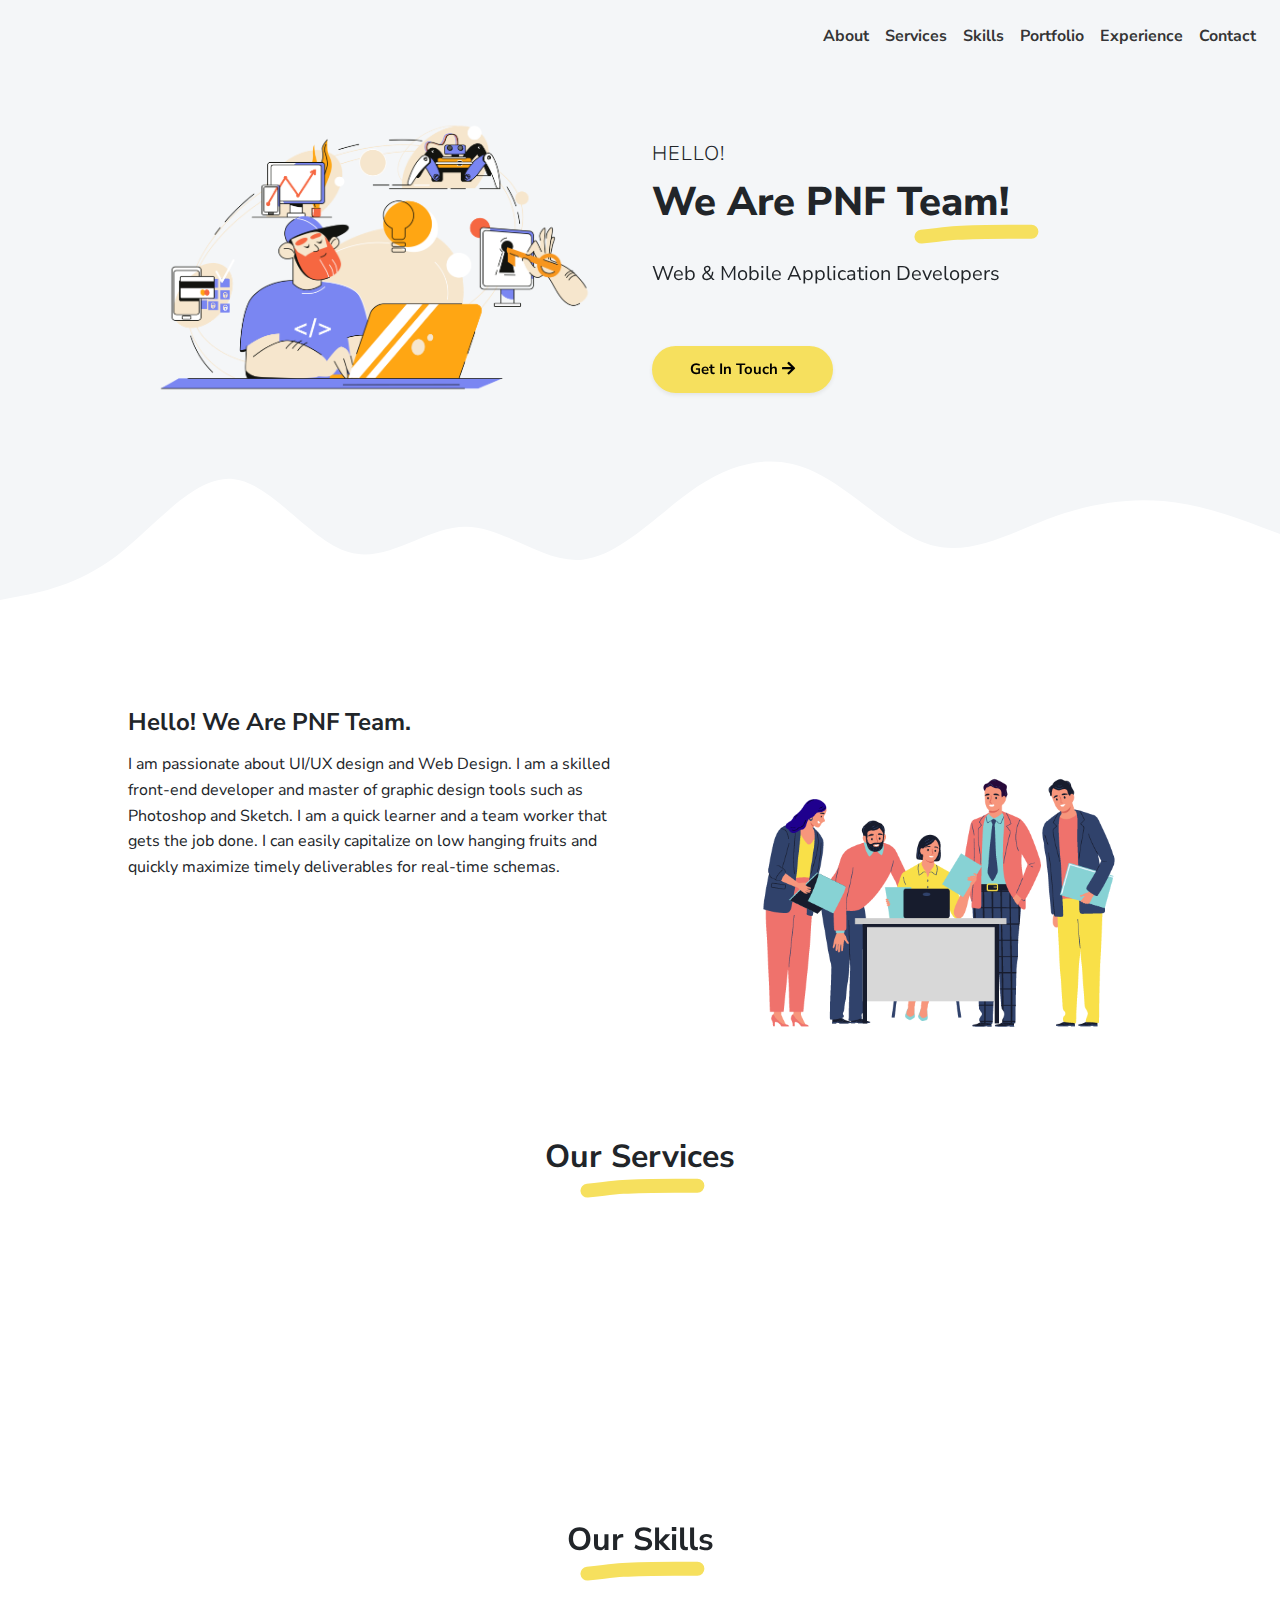
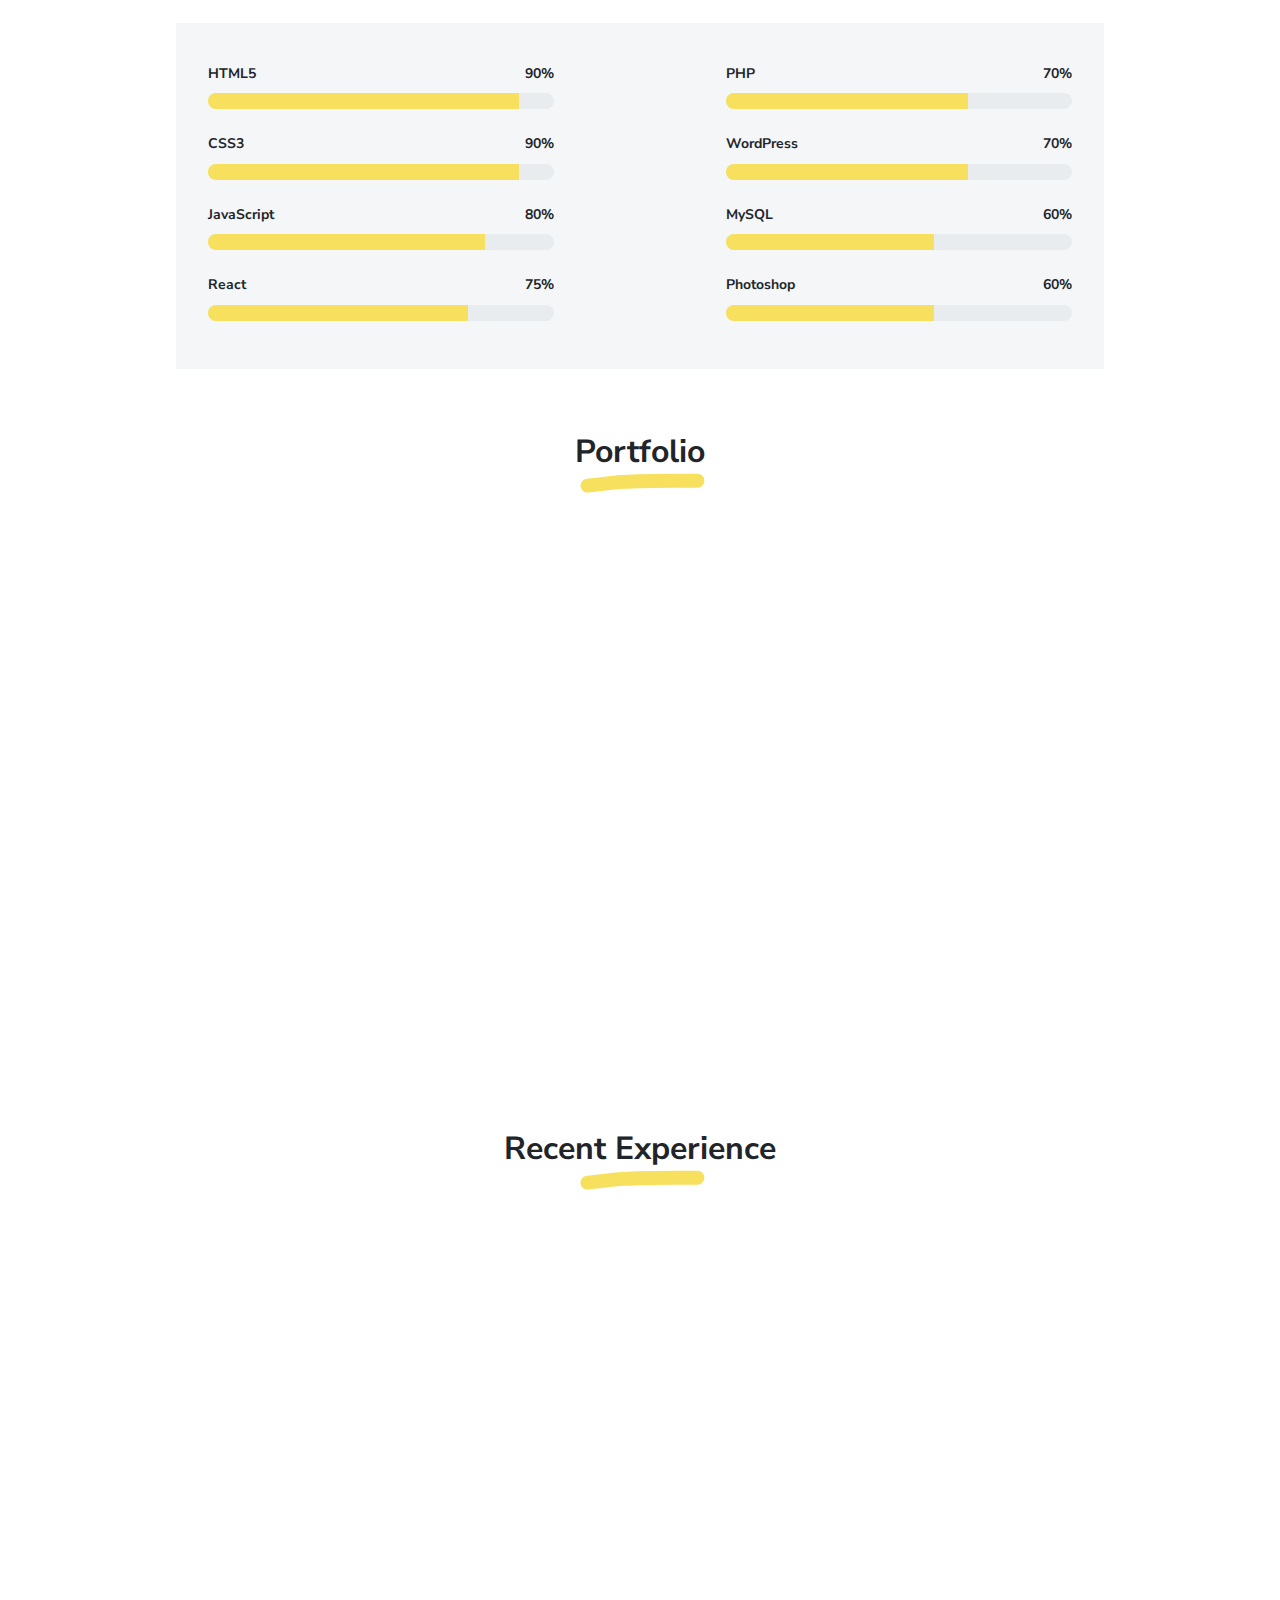
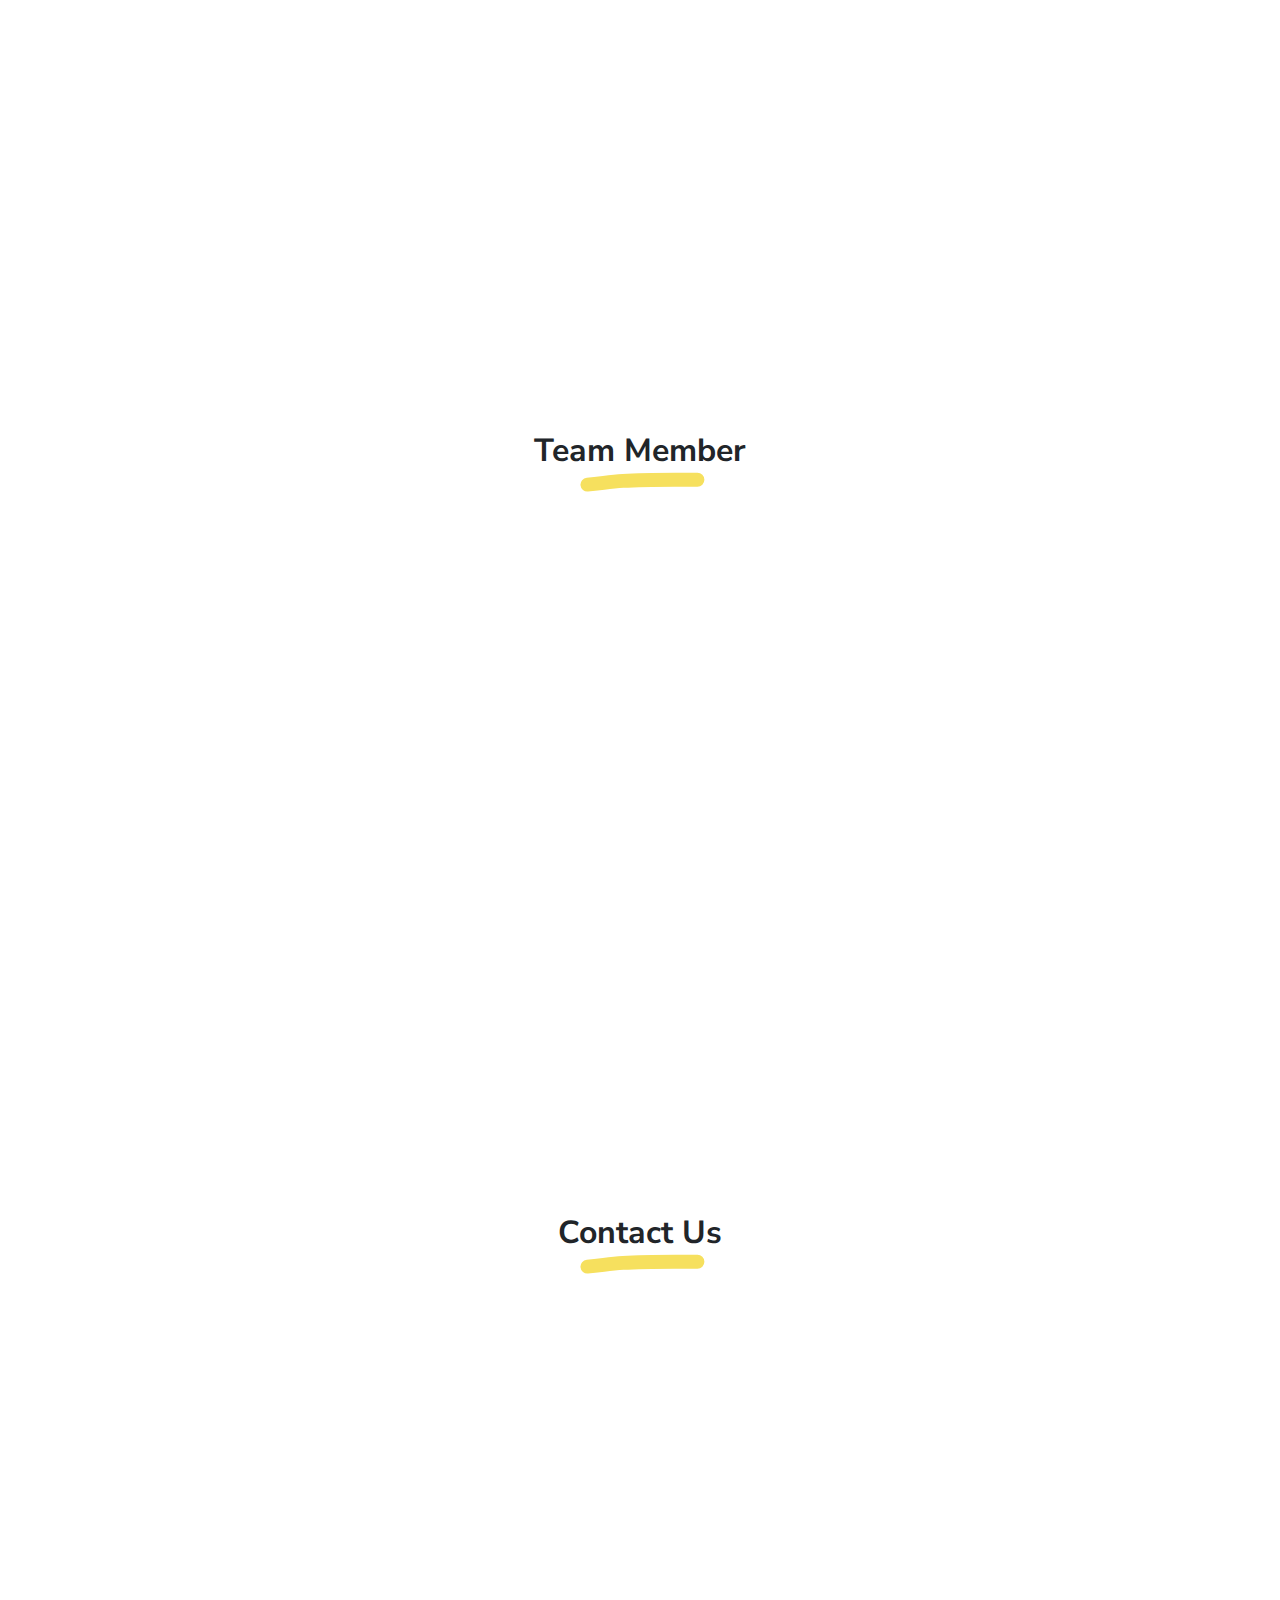
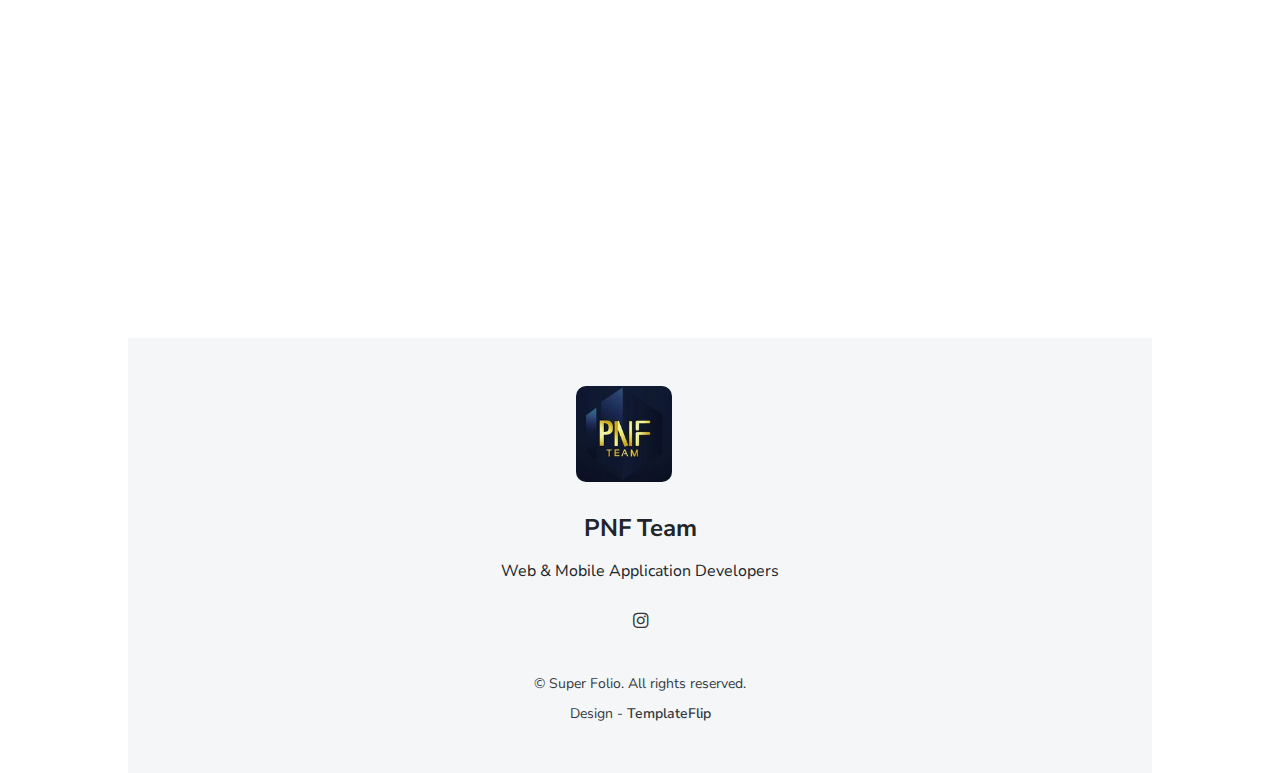
<file: index.html>
<!DOCTYPE html>
<!-- upto 2 directory depth-->
<html lang="en-US">
  <head>
    <meta charset="UTF-8">
    <meta http-equiv="X-UA-Compatible" content="IE=edge">
    <meta name="viewport" content="width=device-width, initial-scale=1">
    <title>Super Folio</title>
    <link rel="preconnect" href="https://fonts.gstatic.com" crossorigin="crossorigin"/>
    <link rel="preload" as="style" href="https://fonts.googleapis.com/css2?family=Nunito+Sans:wght@300;400;700;800&amp;display=swap"/>
    <link rel="stylesheet" href="https://fonts.googleapis.com/css2?family=Nunito+Sans:wght@300;400;700;800&amp;display=swap" media="print" onload="this.media='all'"/>
    <noscript>
      <link rel="stylesheet" href="https://fonts.googleapis.com/css2?family=Nunito+Sans:wght@300;400;700;800&amp;display=swap"/>
    </noscript>
    <link href="./css/font-awesome/css/all.min.css?ver=1.2.0" rel="stylesheet">
    <link href="./css/bootstrap-icons/bootstrap-icons.css?ver=1.2.0" rel="stylesheet">
    <link href="./css/bootstrap.min.css?ver=1.2.0" rel="stylesheet">
    <link href="./css/aos.css?ver=1.2.0" rel="stylesheet">
    <link href="./css/main.css?ver=1.2.0" rel="stylesheet">
    <noscript>
      <style type="text/css">
        [data-aos] {
            opacity: 1 !important;
            transform: translate(0) scale(1) !important;
        }
      </style>
    </noscript>
  </head>
  <body id="top">
    <header class="bg-light">
      <nav class="navbar navbar-expand-lg navbar-light bg-light" id="header-nav" role="navigation">
          <button class="navbar-toggler" type="button" data-bs-toggle="collapse" data-bs-target="#navbarSupportedContent" aria-controls="navbarSupportedContent" aria-expanded="false" aria-label="Toggle navigation"><span class="navbar-toggler-icon"></span></button>
          <div class="collapse navbar-collapse" id="navbarSupportedContent">
            <ul class="navbar-nav ms-auto me-2">
              <li class="nav-item"><a class="nav-link" href="#about">About</a></li>
              <li class="nav-item"><a class="nav-link" href="#services">Services</a></li>
              <li class="nav-item"><a class="nav-link" href="#skills">Skills</a></li>
              <li class="nav-item"><a class="nav-link" href="#portfolio">Portfolio</a></li>
              <li class="nav-item"><a class="nav-link" href="#experience">Experience</a></li>
              <li class="nav-item"><a class="nav-link" href="#contact">Contact</a></li>
            </ul>
          </div>
        </div>
      </nav>
    </header>
    <div class="page-content">
      <div id="content">
<header>
  <div class="cover bg-light">
    <div class="container px-3">
      <div class="row">
        <div class="col-lg-6 p-2"><img class="img-fluid" src="images/illustrations/2202.q802.002.S.m009.c10.it specialist illustration flat [Converted]-01.png" alt="hello"/></div>
        <div class="col-lg-6">
          <div class="mt-5">
            <p class="lead text-uppercase mb-1">Hello!</p>
            <h1 class="intro-title marker" data-aos="fade-left" data-aos-delay="50">We Are PNF Team!</h1>
            <p class="lead fw-normal mt-3" data-aos="fade-up" data-aos-delay="100">Web & Mobile Application Developers </p>
            <div class="social-nav" data-aos="fade-up" data-aos-delay="200">
              <nav role="navigation">
                <ul class="nav justify-content-left">
                
                  
                </ul>
              </nav>
            </div>
            <div class="mt-3" data-aos="fade-up" data-aos-delay="200"><a class="btn btn-primary shadow-sm mt-1 hover-effect" href="#contact">Get In Touch <i class="fas fa-arrow-right"></i></a></div>
          </div>
        </div>
      </div>
    </div>
  </div>
  <div class="wave-bg"></div>
</header>
<div class="section pt-4 px-3 px-lg-4" id="about">
  <div class="container-narrow">
    <div class="row">
      <div class="col-md-6">
        <h2 class="h4 my-2">Hello! We Are PNF Team.</h2>
        <p>I am passionate about UI/UX design and Web Design. I am a skilled front-end developer and master of graphic design tools such as Photoshop and Sketch. I am a quick learner and a team worker that gets the job done. I can easily capitalize on low hanging fruits and quickly maximize timely deliverables for real-time schemas.</p>
        
  </div>
  <div class="col-md-5 offset-md-1" data-aos="fade-left" data-aos-delay="100"><img class="avatar img-fluid mt-2" src="images/team2-01.png" width="400" height="400" alt="Walter Patterson"/></div>
</div>

<div class="section px-3 px-lg-4 pt-5" id="services">
  <div class="container-narrow">
    <div class="text-center mb-5">
      <h2 class="marker marker-center">Our Services</h2>
    </div>
    
    <div class="row py-3">
      <div class="col-md-3 text-center" data-aos="fade-up" data-aos-delay="100"><img class="mb-2" src="images/services/web-01.png" width="96" height="96" alt="web design"/>
        <div class="h5">Web Design</div>
      </div>
      <div class="col-md-3 text-center" data-aos="fade-up" data-aos-delay="200"><img class="mb-2" src="images/services/start-01.png" width="96" height="96" alt="graphic design"/>
        <div class="h5">Launching a Startup</div>
      </div>
      <div class="col-md-3 text-center" data-aos="fade-up" data-aos-delay="300"><img class="mb-2" src="images/services/ui-01.png" width="96" height="96" alt="ui-ux"/>
        <div class="h5">UI/UX Design</div>
      </div>
      <div class="col-md-3 text-center" data-aos="fade-up" data-aos-delay="400"><img class="mb-2" src="images/services/app-01.png" width="96" height="96" alt="app development"/>
        <div class="h5">App Development</div>
      </div>
    </div>
  </div>
</div>
<div class="section px-3 px-lg-4 pt-5" id="skills">
  <div class="container-narrow">
    <div class="text-center mb-5">
      <h2 class="marker marker-center">Our Skills</h2>
    </div>
    
    <div class="bg-light p-3">
      <div class="row">
        <div class="col-md-5">
          <div class="py-1">
            <div class="d-flex text-small fw-bolder"><span class="me-auto">HTML5</span><span>90%</span></div>
            <div class="progress my-1">
              <div class="progress-bar bg-primary" role="progressbar" data-aos="zoom-in-right" data-aos-delay="100" data-aos-anchor=".skills-section" style="width: 90%" aria-valuenow="90" aria-valuemin="0" aria-valuemax="100"></div>
            </div>
          </div>
          <div class="py-1">
            <div class="d-flex text-small fw-bolder"><span class="me-auto">CSS3</span><span>90%</span></div>
            <div class="progress my-1">
              <div class="progress-bar bg-primary" role="progressbar" data-aos="zoom-in-right" data-aos-delay="200" data-aos-anchor=".skills-section" style="width: 90%" aria-valuenow="90" aria-valuemin="0" aria-valuemax="100"></div>
            </div>
          </div>
          <div class="py-1">
            <div class="d-flex text-small fw-bolder"><span class="me-auto">JavaScript</span><span>80%</span></div>
            <div class="progress my-1">
              <div class="progress-bar bg-primary" role="progressbar" data-aos="zoom-in-right" data-aos-delay="300" data-aos-anchor=".skills-section" style="width: 80%" aria-valuenow="80" aria-valuemin="0" aria-valuemax="100"></div>
            </div>
          </div>
          <div class="py-1">
            <div class="d-flex text-small fw-bolder"><span class="me-auto">React</span><span>75%</span></div>
            <div class="progress my-1">
              <div class="progress-bar bg-primary" role="progressbar" data-aos="zoom-in-right" data-aos-delay="300" data-aos-anchor=".skills-section" style="width: 75%" aria-valuenow="75" aria-valuemin="0" aria-valuemax="100"></div>
            </div>
          </div>
        </div>
        <div class="col-md-5 offset-md-2">
          <div class="py-1">
            <div class="d-flex text-small fw-bolder"><span class="me-auto">PHP</span><span>70%</span></div>
            <div class="progress my-1">
              <div class="progress-bar bg-primary" role="progressbar" data-aos="zoom-in-right" data-aos-delay="400" data-aos-anchor=".skills-section" style="width: 70%" aria-valuenow="70" aria-valuemin="0" aria-valuemax="100"></div>
            </div>
          </div>
          <div class="py-1">
            <div class="d-flex text-small fw-bolder"><span class="me-auto">WordPress</span><span>70%</span></div>
            <div class="progress my-1">
              <div class="progress-bar bg-primary" role="progressbar" data-aos="zoom-in-right" data-aos-delay="500" data-aos-anchor=".skills-section" style="width: 70%" aria-valuenow="70" aria-valuemin="0" aria-valuemax="100"></div>
            </div>
          </div>
          <div class="py-1">
            <div class="d-flex text-small fw-bolder"><span class="me-auto">MySQL</span><span>60%</span></div>
            <div class="progress my-1">
              <div class="progress-bar bg-primary" role="progressbar" data-aos="zoom-in-right" data-aos-delay="600" data-aos-anchor=".skills-section" style="width: 60%" aria-valuenow="60" aria-valuemin="0" aria-valuemax="100"></div>
            </div>
          </div>
          <div class="py-1">
            <div class="d-flex text-small fw-bolder"><span class="me-auto">Photoshop</span><span>60%</span></div>
            <div class="progress my-1">
              <div class="progress-bar bg-primary" role="progressbar" data-aos="zoom-in-right" data-aos-delay="600" data-aos-anchor=".skills-section" style="width: 60%" aria-valuenow="60" aria-valuemin="0" aria-valuemax="100"></div>
            </div>
          </div>
        </div>
      </div>
    </div>
  </div>
</div>
<div class="section px-2 px-lg-4 pt-5" id="portfolio">
  <div class="container">
    <div class="text-center mb-5">
      <h2 class="marker marker-center">Portfolio </h2>
    </div>
    <div class="grid bp-gallery pb-3" data-aos="zoom-in-up" data-aos-delay="100">
      <div class="grid-sizer"></div>

      

      <div class="grid-item"><a href="http://www.tavanplus.co/#/">
          <figure class="portfolio-item"><img src="images/portfolio/1.png" data-bp="images/portfolio/1.png" data-caption="Example of an optional caption."/>
            <figcaption> 
              <h4 class="h5 mb-0">Web Development</h4>
              <div>Tavan Pluse</div>
            </figcaption>
          </figure></a></div>

      <div class="grid-item"><a href="https://www.instagram.com/tv/CKCXNgCBbY3/?igshid=YmMyMTA2M2Y=">
          <figure class="portfolio-item"><img src="images/portfolio/2-small.png" data-bp="images/portfolio/2.png" data-caption="Example of an optional caption."/>
            <figcaption> 
              <h4 class="h5 mb-0">Web Developement</h4>
              <div>Hoza Design</div>
            </figcaption>
          </figure></a></div>

          <div class="grid-item"><a href="https://drive.google.com/file/d/1TuRFFYMGoC6OPt0Ufko26_S6PZauvSC2/view?usp=drivesdk">
            <figure class="portfolio-item"><img src="images/portfolio/WhatsApp Image 2022-08-02 at 3.31.18 PM.jpeg" data-bp="images/portfolio/WhatsApp Image 2022-08-02 at 3.31.18 PM.jpeg" data-caption="Example of an optional caption."/>
              <figcaption> 
                <h4 class="h5 mb-0">App Developement</h4>
                <div>Tavan Application</div>
              </figcaption>
            </figure></a></div>


      <div class="grid-item"><a href="https://www.adobe.com/">
          <figure class="portfolio-item"><img src="images/portfolio/4-small.png" data-bp="images/portfolio/4.jpg"/>
            <figcaption>
              <h4 class="h5 mb-0">Video Editing</h4>
              <div>Adobe After Effects</div>
            </figcaption>
          </figure></a></div>
      <div class="grid-item"><a href="https://www.adobe.com/">
          <figure class="portfolio-item"><img src="images/portfolio/5-small.png" data-bp="images/portfolio/5.jpg"/>
            <figcaption>
              <h4 class="h5 mb-0">Photography</h4>
              <div>Adobe Photoshop</div>
            </figcaption>
          </figure></a></div>
      <div class="grid-item"><a href="https://www.android.com/">
          <figure class="portfolio-item"><img src="images/portfolio/6-small.png" data-bp="images/portfolio/6.jpg"/>
            <figcaption>
              <h4 class="h5 mb-0">App Development</h4>
              <div>Android</div>
            </figcaption>
          </figure></a></div>
      <div class="grid-item"><a href="https://flutter.dev/">
          <figure class="portfolio-item"><img src="images/portfolio/7-small.png" data-bp="images/portfolio/7.jpg"/>
            <figcaption>
              <h4 class="h5 mb-0">App Design</h4>
              <div>Flutter</div>
            </figcaption>
          </figure></a></div>
      <div class="grid-item"><a href="https://flutter.dev/">
          <figure class="portfolio-item"><img src="images/portfolio/8-small.png" data-bp="images/portfolio/8.jpg"/>
            <figcaption>
              <h4 class="h5 mb-0">Web Development</h4>
              <div>Flutter</div>
            </figcaption>
          </figure></a></div>
    </div>
  </div>
</div>
<div class="section px-3 px-lg-4 pt-5" id="experience">
  <div class="container-narrow">
    <div class="text-center mb-5">
      <h2 class="marker marker-center">Recent Experience</h2>
    </div>
    <div class="row">
      <div class="col-md-6">
        <div class="card mb-3" data-aos="fade-right" data-aos-delay="100">
          <div class="card-header px-3 py-2">
            <div class="d-flex justify-content-between">
              <div>
                <h3 class="h5 mb-1">UI/UX Design</h3>
                <div class="text-muted text-small">Designerr Inc. <small>(2012-2014)</small></div>
              </div><img src="images/services/ui-ux.svg" width="48" height="48" alt="ui-ux"/>
            </div>
          </div>
          <div class="card-body px-3 py-2">
            <p>Leverage agile frameworks to provide a robust synopsis for high level overviews. Iterative approaches to corporate strategy foster collaborative thinking to further the overall value proposition.</p>
            <p>Organically grow the holistic world view of disruptive innovation via workplace diversity and empowerment.</p>
          </div>
        </div>
      </div>
      <div class="col-md-6">
        <div class="card mb-3" data-aos="fade-left" data-aos-delay="300">
          <div class="card-header px-3 py-2">
            <div class="d-flex justify-content-between">
              <div>
                <h3 class="h5 mb-1">App Development</h3>
                <div class="text-muted text-small">MakeMyApp LLC. <small>(2015-2018)</small></div>
              </div><img src="images/services/app-development.svg" width="48" height="48" alt="app development"/>
            </div>
          </div>
          <div class="card-body px-3 py-2">
            <p>Leverage agile frameworks to provide a robust synopsis for high level overviews. Iterative approaches to corporate strategy foster collaborative thinking to further the overall value proposition.</p>
            <p>Organically grow the holistic world view of disruptive innovation via workplace diversity and empowerment.</p>
          </div>
        </div>
      </div>
      <div class="col-md-6">
        <div class="card mb-3" data-aos="fade-right" data-aos-delay="200">
          <div class="card-header px-3 py-2">
            <div class="d-flex justify-content-between">
              <div>
                <h3 class="h5 mb-1">Web Design</h3>
                <div class="text-muted text-small">Webbie LLC. <small>(2018-2020)</small></div>
              </div><img src="images/services/web-design.svg" width="48" height="48" alt="web design"/>
            </div>
          </div>
          <div class="card-body px-3 py-2">
            <p>Leverage agile frameworks to provide a robust synopsis for high level overviews. Iterative approaches to corporate strategy foster collaborative thinking to further the overall value proposition.</p>
            <p>Organically grow the holistic world view of disruptive innovation via workplace diversity and empowerment.</p>
          </div>
        </div>
      </div>
      <div class="col-md-6">
        <div class="card mb-3" data-aos="fade-left" data-aos-delay="400">
          <div class="card-header px-3 py-2">
            <div class="d-flex justify-content-between">
              <div>
                <h3 class="h5 mb-1">Full Stack Development</h3>
                <div class="text-muted text-small">Coder Inc. <small>(2020-2021)</small></div>
              </div><img src="images/services/full-stack.svg" width="48" height="48" alt="full stack"/>
            </div>
          </div>
          <div class="card-body px-3 py-2">
            <p>Leverage agile frameworks to provide a robust synopsis for high level overviews. Iterative approaches to corporate strategy foster collaborative thinking to further the overall value proposition.</p>
            <p>Organically grow the holistic world view of disruptive innovation via workplace diversity and empowerment.</p>
          </div>
        </div>
      </div>
    </div>
  </div>
</div>
<div class="section px-3 px-lg-4 pt-5" id="testimonials">
  <div class="container-narrow">
    <div class="text-center mb-5">
      <h2 class="marker marker-center">Team Member</h2>
    </div>
    <div class="row"> 
      <div class="col-md-6 mb-5" data-aos="fade-right" data-aos-delay="100">
        <div class="d-flex ms-md-3"><span class="m-2">Walter displays exemplary professionalism and is able to take on challenges. He learns quickly and is an asset to any team.</span></div>
        <div class="d-flex justify-content-end align-items-end">
          <div class="text-end me-2">
            <div class="fw-bolder">Hosein Zare</div>
            <div class="text-small">Project Manager - FullStack Developer</div>
            <div class="mt-3" data-aos="fade-up" data-aos-delay="200"><a class="btn btn-primary shadow-sm mt-1 hover-effect" href="resumes/resume-hos/index.html">Resume <i class="fas fa-arrow-right"></i></a></div>
          </div><img class="me-md-3 rounded" src="images/testimonials/hos.png" width="96" height="96" alt="client 1"/>
        </div>
      </div>
      <div class="col-md-6 mb-5" data-aos="fade-left" data-aos-delay="300">
        <div class="d-flex ms-md-3"><span class="m-2">Walter displays exemplary professionalism and is able to take on challenges. He learns quickly and is an asset to any team.</span></div>
        <div class="d-flex justify-content-end align-items-end">
          <div class="text-end me-2">
            <div class="fw-bolder">MohammadHosein Movaseghinia</div>
            <div class="text-small">Senior BackEnd Developer</div>
            <div class="mt-3" data-aos="fade-up" data-aos-delay="200"><a class="btn btn-primary shadow-sm mt-1 hover-effect" href="resumes/resume-moh/index.html">Resume <i class="fas fa-arrow-right"></i></a></div>
          </div><img class="me-md-3 rounded" src="images/testimonials/moh.jpg" width="96" height="96" alt="client 1"/>
        </div>
      </div>
      <div class="col-md-6 mb-5" data-aos="fade-right" data-aos-delay="200">
        <div class="d-flex ms-md-3"><span class="m-2">Walter is a great co-worker and problem solver. He is quick to extend his helping hand and makes a good team player.</span></div>
        <div class="d-flex justify-content-end align-items-end">
          <div class="text-end me-2">
            <div class="fw-bolder">Sajjad Alizade</div>
            <div class="text-small">Senior FrontEnd Developer</div>
            <div class="mt-3" data-aos="fade-up" data-aos-delay="200"><a class="btn btn-primary shadow-sm mt-1 hover-effect" href="resumes/resume-saj/index.html">Resume <i class="fas fa-arrow-right"></i></a></div>
          </div><img class="me-md-3 rounded" src="images/testimonials/saj.png" width="96" height="96" alt="client 1"/>
        </div>
      </div>
      <div class="col-md-6 mb-5" data-aos="fade-left" data-aos-delay="400">
        <div class="d-flex ms-md-3"><span class="m-2">Walter is a great co-worker and problem solver. He is quick to extend his helping hand and makes a good team player.</span></div>
        <div class="d-flex justify-content-end align-items-end">
          <div class="text-end me-2">
            <div class="fw-bolder">Sana Mirak</div>
            <div class="text-small">UI/UX designer - FrontEnd Developer</div>
            <div class="mt-3" data-aos="fade-up" data-aos-delay="200"><a class="btn btn-primary shadow-sm mt-1 hover-effect" href="resumes/resume-san/index.html">Resume <i class="fas fa-arrow-right"></i></a></div>
          </div><img class="me-md-3 rounded" src="images/testimonials/san.jpg" width="96" height="96" alt="client 1"/>
        </div>
      </div>
      
    </div>
  </div>
</div>
<div class="section px-2 px-lg-4 pb-4 pt-5 mb-5" id="contact">
  <div class="container-narrow">
    <div class="text-center mb-5">
      <h2 class="marker marker-center">Contact Us</h2>
    </div>
    <div class="row">
      <div class="col-md-6" data-aos="zoom-in" data-aos-delay="100">
        <div class="bg-light my-2 p-3 pt-2"><form action="https://formspree.io/your@email.com"
    method="POST">
    <div class="form-group my-2">
      <label for="name" class="form-label fw-bolder">Name</label>
      <input class="form-control" type="text" id="name" name="name" required>
    </div>
    <div class="form-group my-2">
      <label for="email" class="form-label fw-bolder">Email</label>
      <input class="form-control" type="email" id="email" name="_replyto" required>
    </div>
  <div class="form-group my-2">
    <label for="message" class="form-label fw-bolder">Message</label>
    <textarea class="form-control" style="resize: none;" id="message" name="message" rows="4" required></textarea>
  </div>
  <button class="btn btn-primary mt-2" type="submit">Send</button>
</form>
        </div>
      </div>
      <div class="col-md-6" data-aos="fade-left" data-aos-delay="300">
        <div class="mt-3 px-1">
          <div class="h5">Let’s talk how We can help you!</div>
          <p>If you like our work and want to avail our services then drop we a message using the contact form. </p>
          <p>Or get in touch using our email, skype or our contact number.</p>
          <p>See you!</p>
        </div>
        <div class="mt-53 px-1">
          <div class="row"> 
            <div class="col-sm-2">
              <div class="pb-1">Email:</div>
            </div>
            <div class="col-sm-10">
              <div class="pb-1 fw-bolder">pnf.team@gmail.com</div>
            </div>
            <div class="col-sm-2">
              <div class="pb-1">Skype:</div>
            </div>
            <div class="col-sm-10">
              <div class="pb-1 fw-bolder">hoseinzare@skype.com</div>
            </div>
            <div class="col-sm-2">
              <div class="pb-1">Phone:</div>
            </div>
            <div class="col-sm-10">
              <div class="pb-1 fw-bolder">+098 912 620 2053</div>
            </div>
            <div class="col-sm-2">
              <div class="pb-1">Address:</div>
            </div>
            <div class="col-sm-10">
              <div class="pb-1 fw-bolder">Iran - Tehran </div>
            </div>
          </div>
        </div>
      </div>
    </div>
  </div>
</div>
<footer class="pt-4 pb-4 text-center bg-light">
  <div class="container">
    <img class="me-md-3 rounded" src="images/logo/152857669_146959237274108_7479178989034320818_n.jpg" width="96" height="96" alt="client 1"/>
    <div class="my-3">
      <div class="h4">PNF Team</div>
      <p>Web & Mobile Application Developers</p>
      <div class="social-nav">
        <nav role="navigation">
          <ul class="nav justify-content-center">
            <li class="nav-item"><a class="nav-link" href="https://instagram.com/pnf.team?igshid=YmMyMTA2M2Y=" title="Instagram"><i class="fab fa-instagram"></i><span class="menu-title sr-only">Instagram</span></a></li>
          </ul>
        </nav>
      </div>
    </div>
    <div class="text-small text-secondary">
      <div class="mb-1">&copy; Super Folio. All rights reserved.</div>
      <div>
        <!-- Make sure to buy a license for the template before removing the line below. Buy license on https://templateflip.com/ -->Design - <a href="https://templateflip.com/" target="_blank">TemplateFlip</a></div>
    </div>
  </div>
</footer></div>
    </div>
    <div id="scrolltop"><a class="btn btn-secondary" href="#top"><span class="icon"><i class="fas fa-angle-up fa-x"></i></span></a></div>
    <script src="./scripts/imagesloaded.pkgd.min.js?ver=1.2.0"></script>
    <script src="./scripts/masonry.pkgd.min.js?ver=1.2.0"></script>
    <script src="./scripts/BigPicture.min.js?ver=1.2.0"></script>
    <script src="./scripts/purecounter.min.js?ver=1.2.0"></script>
    <script src="./scripts/bootstrap.bundle.min.js?ver=1.2.0"></script>
    <script src="./scripts/aos.min.js?ver=1.2.0"></script>
    <script src="./scripts/main.js?ver=1.2.0"></script>
  </body>
</html>
</file>
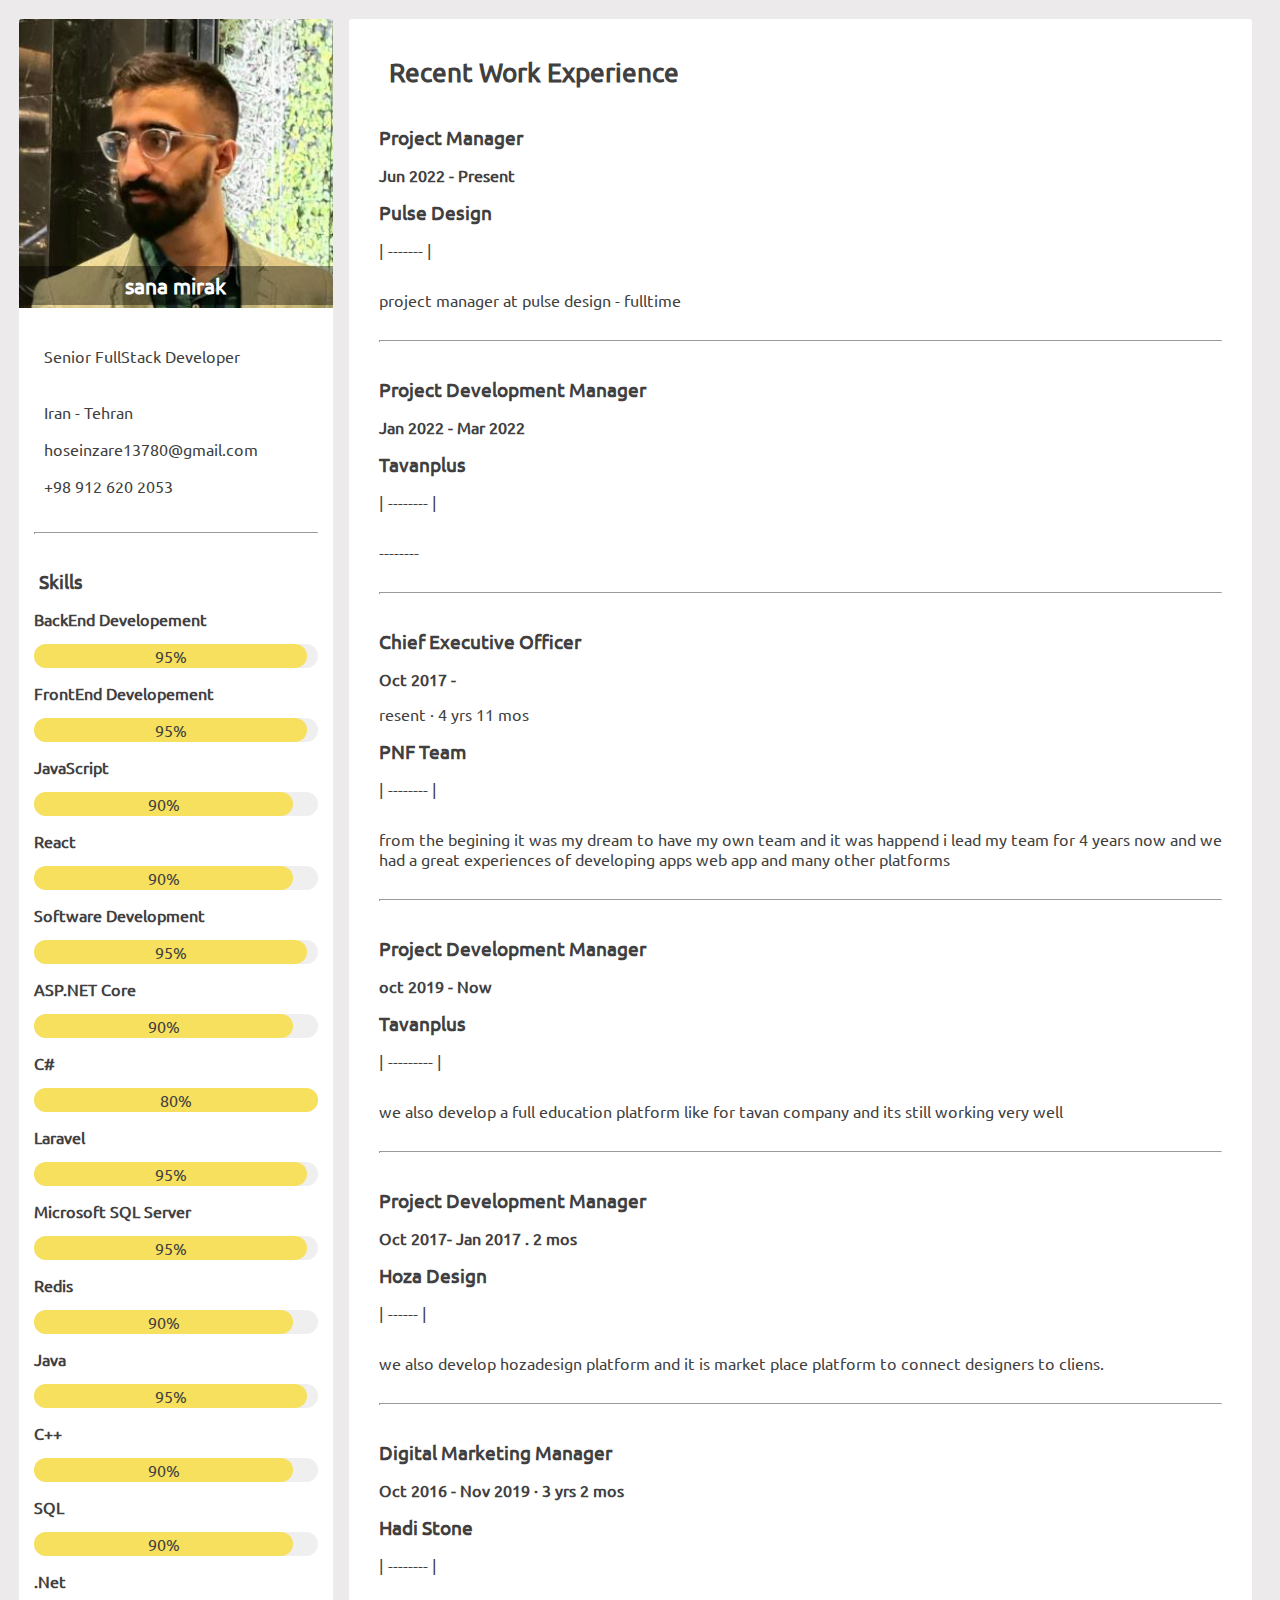
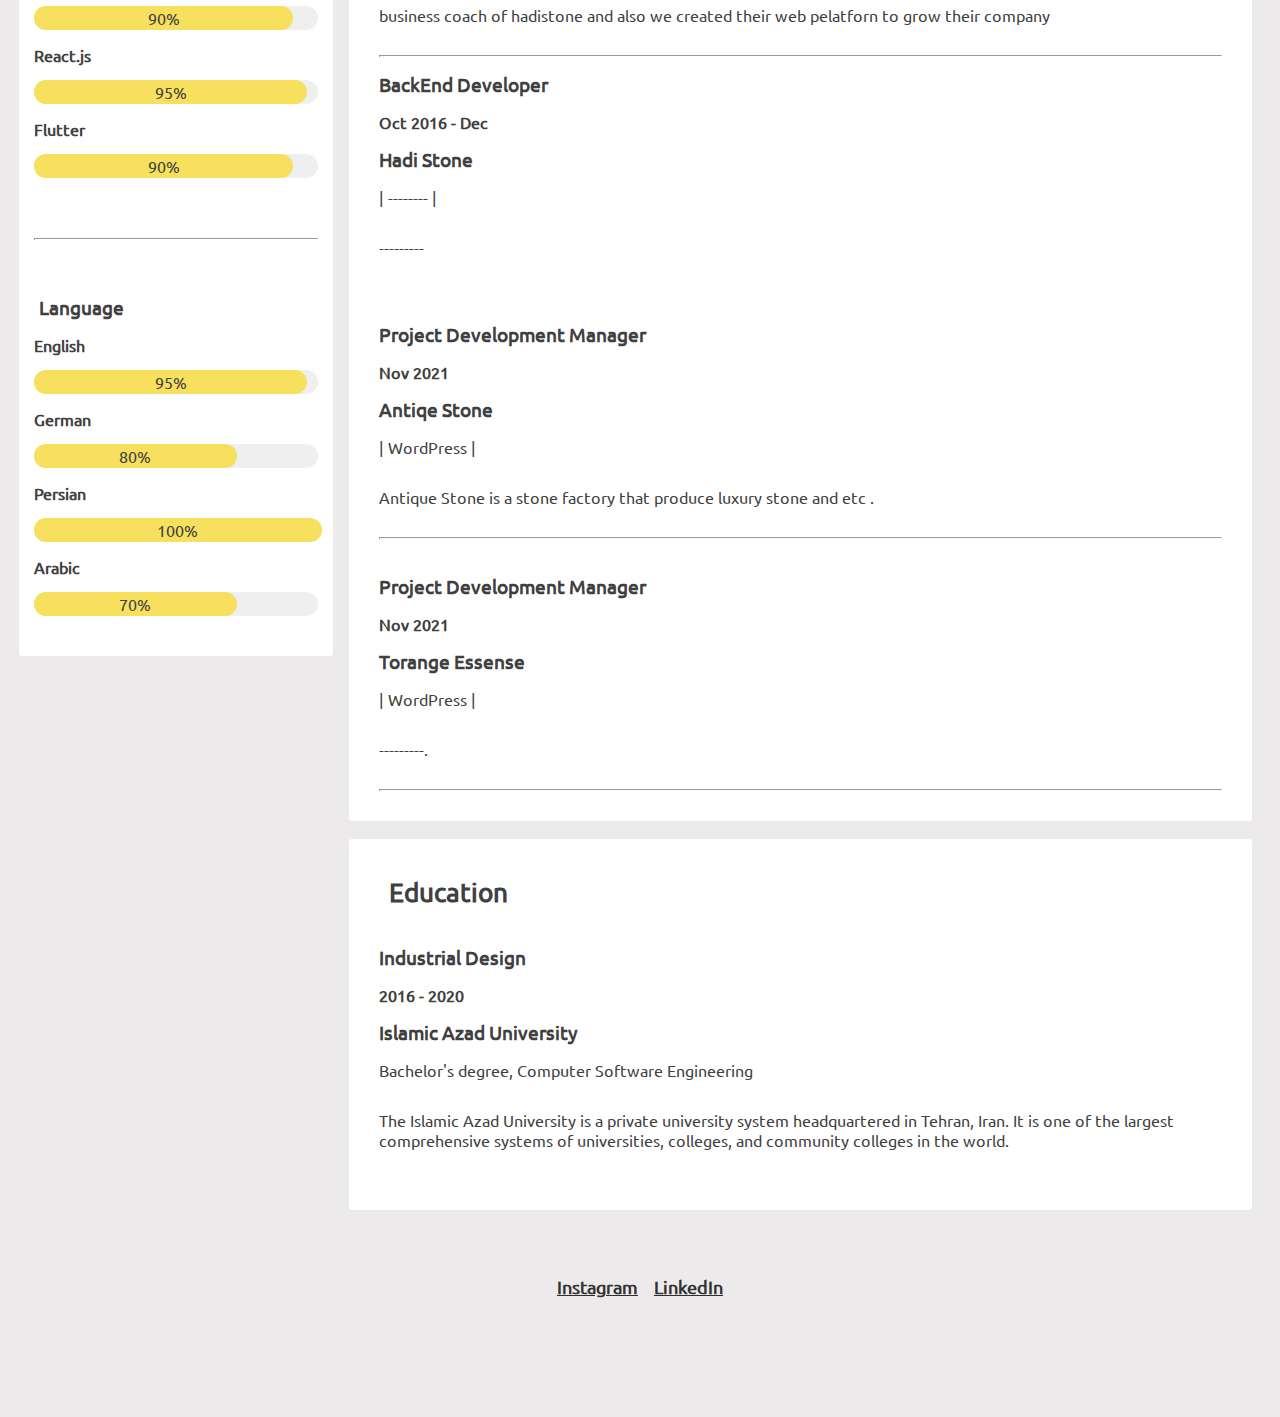
<file: resumes/resume-hos/index.html>
<!DOCTYPE html>
<html>

<head>
    <title>Resume - Hosein Zare</title>
    <link rel="stylesheet" href="main.css"/>
    <link rel="stylesheet" href="https://cdnjs.cloudflare.com/ajax/libs/font-awesome/6.1.1/css/all.min.css" integrity="sha512-KfkfwYDsLkIlwQp6LFnl8zNdLGxu9YAA1QvwINks4PhcElQSvqcyVLLD9aMhXd13uQjoXtEKNosOWaZqXgel0g==" crossorigin="anonymous" referrerpolicy="no-referrer" />
</head>

<body>

    <main class="container">
        <aside class="left-side">
            <section id="profile-box">
              <img id="profile-image" src="src/profile.png" alt="">
              <div id="profile-name">
                  <b><span>sana mirak</span></b>
              </div>
            </section>
            <section id="desciption-box">
               <ul>
                   <li>
                    <br> 
                       <span>Senior FullStack Developer</span>
                   </li>
                   <br>
                   <li>
                       <i class="fa-solid fa-house-chimney"></i>
                       <span>Iran - Tehran</span>
                   </li>
                   <li>
                       <i class="fa-solid fa-envelope"></i>
                       <span>hoseinzare13780@gmail.com</span>
                    </li>
                    <li>
                        <i class="fa-solid fa-mobile"></i>
                        <span>+98 912 620 2053</span>
                    </li>

                    
               </ul>
               <br/>
               <hr/>
            </section>
            
            <section class="aside-items">
                <h3>
                    <i class="fa fa-asterisk"></i>
                    <b class="item-title">Skills</b>
                </h3>
                
                <div class="skill-item">
                   <b>BackEnd Developement</b>
                   <div class="progress-box">
                      <div class="progress-bar pb95" id="sefid">95%</div>
                   </div>
                </div>

                <div class="skill-item">
                    <b>FrontEnd Developement</b>
                    <div class="progress-box">
                       <div class="progress-bar pb95" id="sefid">95%</div>
                    </div>
                </div>

                <div class="skill-item">
                    <b>JavaScript</b>
                    <div class="progress-box">
                       <div class="progress-bar pb90" id="sefid">90%</div>
                    </div>
                </div>

                <div class="skill-item">
                    <b>React</b>
                    <div class="progress-box">
                       <div class="progress-bar pb90" id="sefid">90%</div>
                    </div>
                </div>

                <div class="skill-item">
                    <b>Software Development</b>
                    <div class="progress-box">
                       <div class="progress-bar pb95" id="sefid">95%</div>
                    </div>
                </div>

                <div class="skill-item">
                    <b>ASP.NET Core</b>
                    <div class="progress-box">
                       <div class="progress-bar pb90" id="sefid">90%</div>
                    </div>
                </div>

                <div class="skill-item">
                    <b> C#</b>
                    <div class="progress-box">
                       <div class="progress-bar pb80" id="sefid">80%</div>
                    </div>
                </div>

                <div class="skill-item">
                    <b>Laravel</b>
                    <div class="progress-box">
                       <div class="progress-bar pb95" id="sefid">95%</div>
                    </div>
                </div>

                <div class="skill-item">
                    <b>Microsoft SQL Server</b>
                    <div class="progress-box">
                       <div class="progress-bar pb95" id="sefid">95%</div>
                    </div>
                </div>

                <div class="skill-item">
                    <b>Redis</b>
                    <div class="progress-box">
                       <div class="progress-bar pb90" id="sefid">90%</div>
                    </div>
                </div>

                <div class="skill-item">
                    <b>Java</b>
                    <div class="progress-box">
                       <div class="progress-bar pb95" id="sefid">95%</div>
                    </div>
                </div>

                <div class="skill-item">
                    <b>C++</b>
                    <div class="progress-box">
                       <div class="progress-bar pb90" id="sefid">90%</div>
                    </div>
                </div>

                <div class="skill-item">
                    <b>SQL</b>
                    <div class="progress-box">
                       <div class="progress-bar pb90" id="sefid">90%</div>
                    </div>
                </div>

                <div class="skill-item">
                    <b>.Net</b>
                    <div class="progress-box">
                       <div class="progress-bar pb90" id="sefid">90%</div>
                    </div>
                </div>

                <div class="skill-item">
                    <b>React.js</b>
                    <div class="progress-box">
                       <div class="progress-bar pb95" id="sefid">95%</div>
                    </div>
                </div>

                <div class="skill-item">
                    <b>Flutter</b>
                    <div class="progress-box">
                       <div class="progress-bar pb90" id="sefid">90%</div>
                    </div>
                </div>

                

                <br/>
                <br/>
                <br/>
            <hr/>
            </section>


            
            <section class="aside-items">
                <h3>
                    <i class="fa fa-globe"></i>
                    <b class="item-title">Language</b>
                </h3>
                
                <div class="skill-item">
                   <b>English</b>
                   <div class="progress-box">
                      <div class="progress-bar pb95" id="sefid">95%</div>
                   </div>
                </div>

                <div class="skill-item">
                    <b>German</b>
                    <div class="progress-box">
                       <div class="progress-bar pb70" id="sefid">80%</div>
                    </div>
                </div>

                <div class="skill-item">
                    <b>Persian</b>
                    <div class="progress-box">
                       <div class="progress-bar pb100" id="sefid">100%</div>
                    </div>
                </div>

                <div class="skill-item">
                    <b>Arabic</b>
                    <div class="progress-box">
                       <div class="progress-bar pb70" id="sefid">70%</div>
                    </div>
                </div>

            </section>


        </aside>
        
        <section class="right-side">
            <section>
                <h1 class="head-title">
                    <i class="fa fa-suitcase fa-2x"></i>
                    <b class="item-title">Recent Work Experience</b>
                </h1>
                <br/>

            <article class="right-side-item">
                <h3>Project Manager</h2>
                <h4><i class="fa fa-solid fa-calendar-days"></i> Jun 2022 - <span> Present</span></h4>
                <h3>Pulse Design</h3>
                <p>| ------- |</p>
                <p>project manager at pulse design - fulltime </p>
            </article>
            <hr/>


            <br/>
            <article class="right-side-item">
                <h3>Project Development Manager</h2>
                <h4><i class="fa fa-solid fa-calendar-days"></i> Jan 2022 - <span> Mar 2022</span></h4>
                <h3>Tavanplus</h3>
                <p> | -------- | </p>
                <p>--------</p>
            </article>
            <hr/>

            
            <br/>
        <article class="right-side-item">
            <h3>Chief Executive Officer</h2>
            <h4><i class="fa fa-solid fa-calendar-days"></i> Oct 2017 - </h4> resent · 4 yrs 11 mos</span></h4>
            <h3>PNF Team</h3>
            <p>| -------- | </p>
            <p>from the begining it was my dream to have my own team and it was happend i lead my team for 4 years now and we had a great experiences of developing apps web app and many other platforms</p>
        </article>
        <hr/>


        <br/>
        <article class="right-side-item">
            <h3>Project Development Manager</h2>
            <h4><i class="fa fa-solid fa-calendar-days"></i> oct 2019 - <span> Now</span></h4>
            <h3>Tavanplus</h3>
            <p> | --------- | </p>
            <p>we also develop a full education platform like for tavan company and its still working very well</p>
        </article>
        <hr/>


        <br/>
        <article class="right-side-item">
            <h3>Project Development Manager</h2>
            <h4><i class="fa fa-solid fa-calendar-days"></i> Oct 2017- <span> Jan 2017 . 2 mos</span></h4>
            <h3>Hoza Design</h3>
            <p>| ------ |  </p>
            <p>we also develop hozadesign platform and it is market place platform to connect designers to cliens.</p>
        </article>
        <hr/>


        <br/>
        <article class="right-side-item">
            <h3>Digital Marketing Manager</h2>
            <h4><i class="fa fa-solid fa-calendar-days"></i> Oct 2016 - <span> Nov 2019 · 3 yrs 2 mos</span></h4>
            <h3>Hadi Stone</h3>
            <p> | -------- |</p>
            <p>business coach of hadistone and also we created their web pelatforn to grow their company</p>
        </article>
        <hr/>


        <article class="right-side-item">
            <h3>BackEnd Developer</h2>
            <h4><i class="fa fa-solid fa-calendar-days"></i> Oct 2016  - <span> Dec</span></h4>
            <h3>Hadi Stone</h3>
            <p> | -------- |</p>
            <p>---------</p>
        </article>

        <br/>
        <article class="right-side-item">
            <h3>Project Development Manager</h2>
            <h4><i class="fa fa-solid fa-calendar-days"></i> Nov 2021 </h4>
            <h3>Antiqe Stone</h3>
            <p>| WordPress |  </p>
            <p>Antique Stone is a stone factory that produce luxury stone and etc .</p>
        </article>
        <hr/>

        <br/>
        <article class="right-side-item">
            <h3>Project Development Manager</h2>
            <h4><i class="fa fa-solid fa-calendar-days"></i> Nov 2021 </h4>
            <h3>Torange Essense</h3>
            <p>| WordPress |  </p>
            <p>---------.</p>
        </article>
        <hr/>
       
        

            </section>



            
            <section>

                <h1 class="head-title">
                    <i class="fa fa-solid fa-user-graduate fa-2x"></i>
                    <b class="item-title">Education</b>
                </h1>
                <br/>

            <article class="right-side-item">
                <h3>Industrial Design</h2>
                <h4><i class="fa fa-solid fa-calendar-days"></i> 2016 - <span> 2020</span></h4>
                <h3>Islamic Azad University</h3>
                <p>Bachelor's degree, Computer Software  Engineering</p>
                <p>The Islamic Azad University is a private university system headquartered in Tehran, Iran. It is one of the largest comprehensive systems of universities, colleges, and community colleges in the world.</p>
            </article>
            

            </section>
        </section>

    </main>
    

    <footer>


        <div class="social-nav" data-aos="fade-up" data-aos-delay="200">
            <nav role="navigation">
              <ul class="nav justify-content-left">
                <li class="nav-item"><a class="nav-link" href="https://www.instagram.com/hoseinzaremirak/" title="Instagram"><i class="fab fa-instagram"></i><span class="menu-title sr-only">Instagram</span></a></li>
                
                <li class="nav-item"><a class="nav-link" href="https://www.linkedin.com/in/hosein-zare-74a21a174/" title="LinkedIn"><i class="fab fa-linkedin"></i><span class="menu-title sr-only">LinkedIn</span></a></li>
                
              </ul>
            </nav>
          </div>

          <br>
          <br>


    </footer>

</body>
    

</html>
</file>
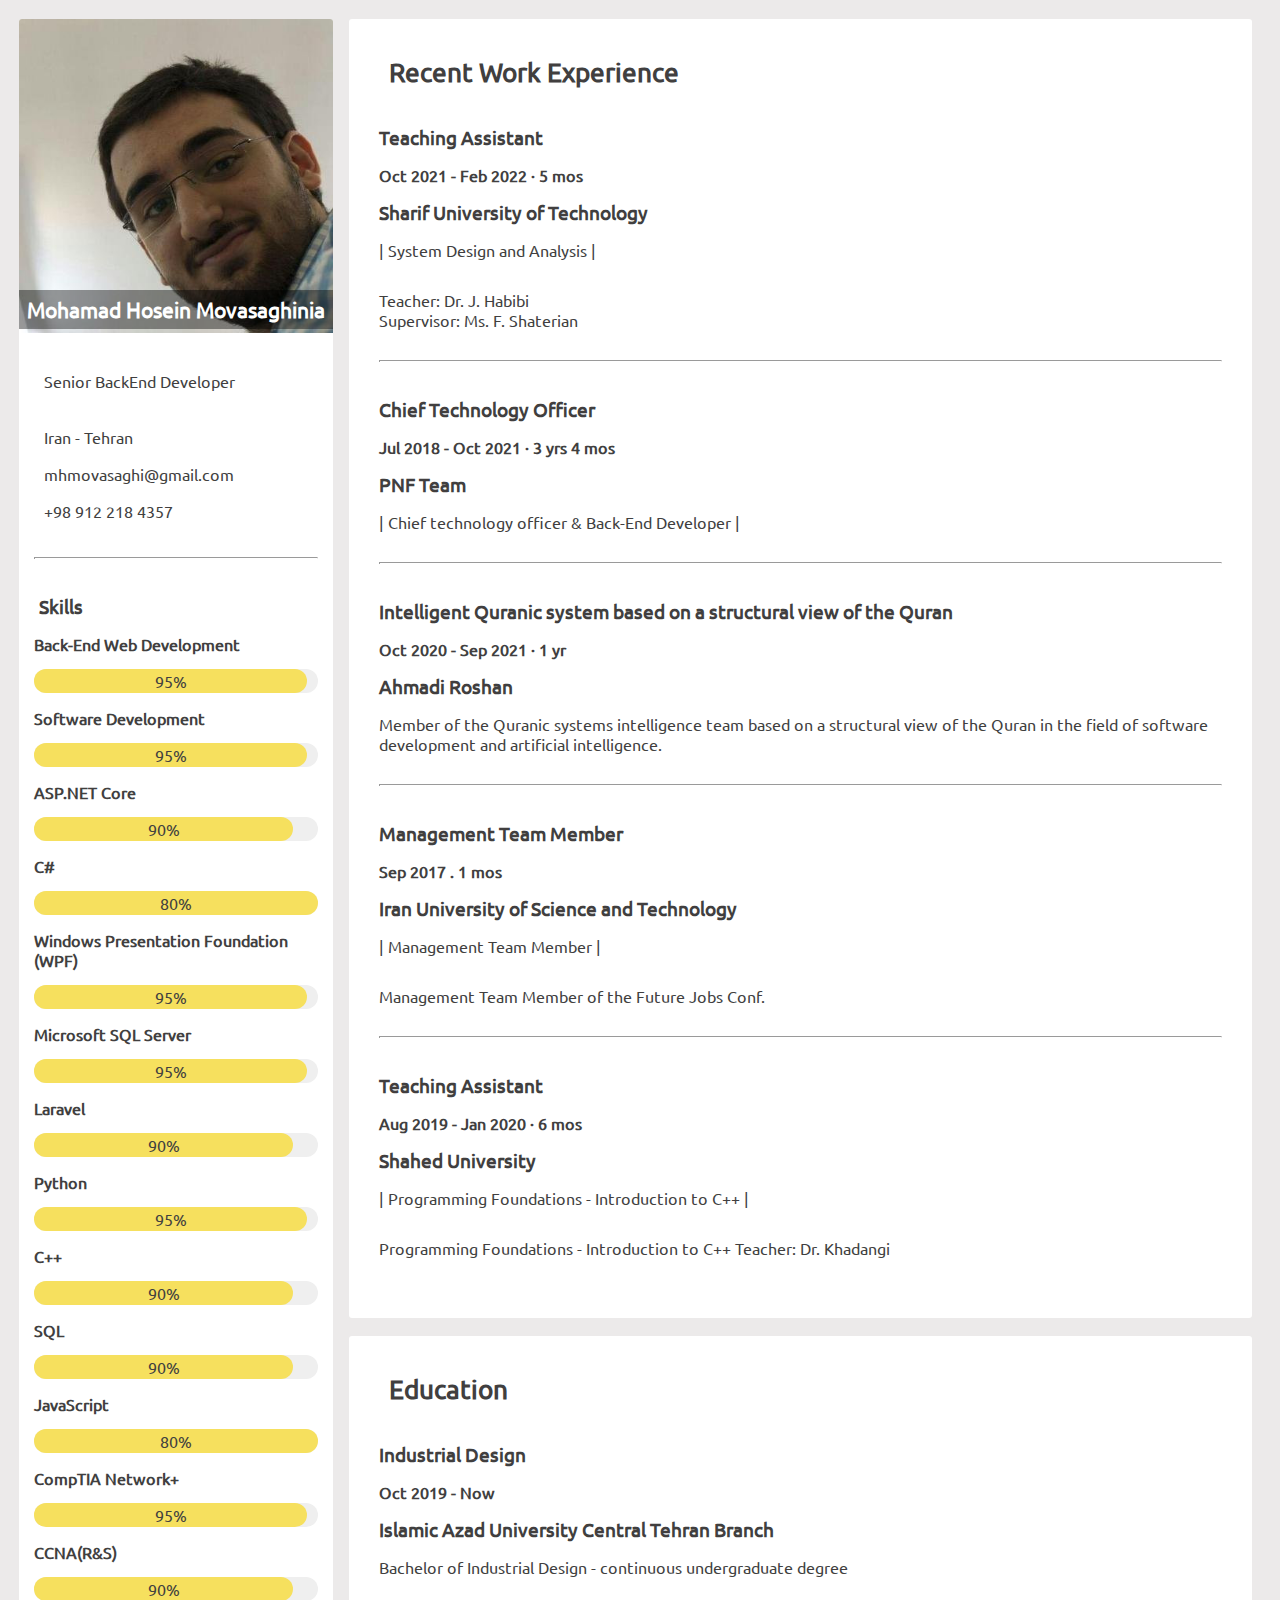
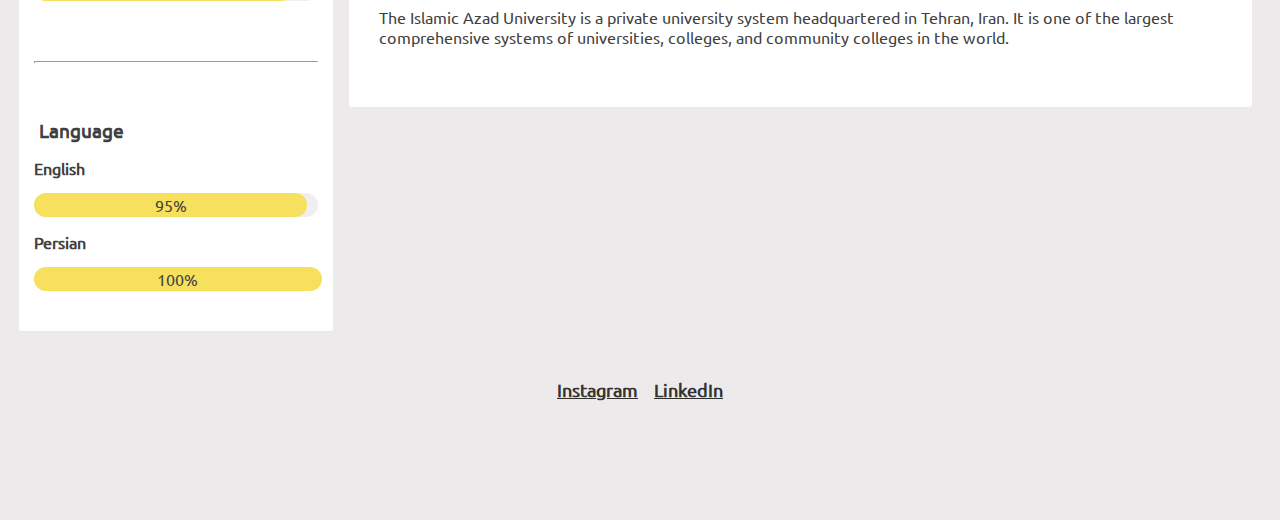
<file: resumes/resume-moh/index.html>
<!DOCTYPE html>
<html>

<head>
    <title>Resume - mohammadhosein movasseghinia</title>
    <link rel="stylesheet" href="main.css"/>
    <link rel="stylesheet" href="https://cdnjs.cloudflare.com/ajax/libs/font-awesome/6.1.1/css/all.min.css" integrity="sha512-KfkfwYDsLkIlwQp6LFnl8zNdLGxu9YAA1QvwINks4PhcElQSvqcyVLLD9aMhXd13uQjoXtEKNosOWaZqXgel0g==" crossorigin="anonymous" referrerpolicy="no-referrer" />
</head>

<body>

    <main class="container">
        <aside class="left-side">
            <section id="profile-box">
              <img id="profile-image" src="src/profiile.jpg" alt="">
              <div id="profile-name">
                  <b><span>Mohamad Hosein Movasaghinia </span></b>
              </div>
            </section>
            <section id="desciption-box">
               <ul>
                   <li>
                    <br> 
                       <span>Senior BackEnd Developer</span>
                   </li>
                   <br>
                   <li>
                       <i class="fa-solid fa-house-chimney"></i>
                       <span>Iran - Tehran</span>
                   </li>
                   <li>
                       <i class="fa-solid fa-envelope"></i>
                       <span>mhmovasaghi@gmail.com</span>
                    </li>
                    <li>
                        <i class="fa-solid fa-mobile"></i>
                        <span>+98 912 218 4357</span>
                    </li>

                    
               </ul>
               <br/>
               <hr/>
            </section>
            
            <section class="aside-items">
                <h3>
                    <i class="fa fa-asterisk"></i>
                    <b class="item-title">Skills</b>
                </h3>
                
                <div class="skill-item">
                   <b>Back-End Web Development</b>
                   <div class="progress-box">
                      <div class="progress-bar pb95" id="sefid">95%</div>
                   </div>
                </div>

                <div class="skill-item">
                    <b>Software Development</b>
                    <div class="progress-box">
                       <div class="progress-bar pb95" id="sefid">95%</div>
                    </div>
                </div>

                <div class="skill-item">
                    <b>ASP.NET Core</b>
                    <div class="progress-box">
                       <div class="progress-bar pb90" id="sefid">90%</div>
                    </div>
                </div>

                <div class="skill-item">
                    <b> C#</b>
                    <div class="progress-box">
                       <div class="progress-bar pb80" id="sefid">80%</div>
                    </div>
                </div>

                <div class="skill-item">
                    <b>Windows Presentation Foundation (WPF)</b>
                    <div class="progress-box">
                       <div class="progress-bar pb95" id="sefid">95%</div>
                    </div>
                </div>

                <div class="skill-item">
                    <b>Microsoft SQL Server</b>
                    <div class="progress-box">
                       <div class="progress-bar pb95" id="sefid">95%</div>
                    </div>
                </div>

                <div class="skill-item">
                    <b>Laravel</b>
                    <div class="progress-box">
                       <div class="progress-bar pb90" id="sefid">90%</div>
                    </div>
                </div>

                <div class="skill-item">
                    <b>Python</b>
                    <div class="progress-box">
                       <div class="progress-bar pb95" id="sefid">95%</div>
                    </div>
                </div>

                <div class="skill-item">
                    <b>C++</b>
                    <div class="progress-box">
                       <div class="progress-bar pb90" id="sefid">90%</div>
                    </div>
                </div>

                <div class="skill-item">
                    <b>SQL</b>
                    <div class="progress-box">
                       <div class="progress-bar pb90" id="sefid">90%</div>
                    </div>
                </div>

                <div class="skill-item">
                    <b>JavaScript</b>
                    <div class="progress-box">
                       <div class="progress-bar pb80" id="sefid">80%</div>
                    </div>
                </div>

                <div class="skill-item">
                    <b>CompTIA Network+</b>
                    <div class="progress-box">
                       <div class="progress-bar pb95" id="sefid">95%</div>
                    </div>
                </div>

                <div class="skill-item">
                    <b>CCNA(R&S)</b>
                    <div class="progress-box">
                       <div class="progress-bar pb90" id="sefid">90%</div>
                    </div>
                </div>

                <br/>
                <br/>
                <br/>
            <hr/>
            </section>


            
            <section class="aside-items">
                <h3>
                    <i class="fa fa-globe"></i>
                    <b class="item-title">Language</b>
                </h3>
                
                <div class="skill-item">
                   <b>English</b>
                   <div class="progress-box">
                      <div class="progress-bar pb95" id="sefid">95%</div>
                   </div>
                </div>


                <div class="skill-item">
                    <b>Persian</b>
                    <div class="progress-box">
                       <div class="progress-bar pb100" id="sefid">100%</div>
                    </div>
                </div>

            </section>


        </aside>
        
        <section class="right-side">
            <section>
                <h1 class="head-title">
                    <i class="fa fa-suitcase fa-2x"></i>
                    <b class="item-title">Recent Work Experience</b>
                </h1>
                <br/>

            <article class="right-side-item">
                <h3>Teaching Assistant</h2>
                <h4><i class="fa fa-solid fa-calendar-days"></i> Oct 2021 -  <span> Feb 2022 · 5 mos</span></h4>
                <h3>Sharif University of Technology</h3>
                <p>| System Design and Analysis |</p>
                <p>Teacher: Dr. J. Habibi <br>
                    Supervisor: Ms. F. Shaterian</p>
            </article>
            <hr/>


            
            <br/>
        <article class="right-side-item">
            <h3>Chief Technology Officer</h2>
            <h4><i class="fa fa-solid fa-calendar-days"></i> Jul 2018 -  <span> Oct 2021 · 3 yrs 4 mos</span></h4>
            <h3>PNF Team</h3>
            <p>| Chief technology officer & Back-End Developer | </p>
        </article>
        <hr/>


        <br/>
        <article class="right-side-item">
            <h3>Intelligent Quranic system based on a structural view of the Quran</h2>
            <h4><i class="fa fa-solid fa-calendar-days"></i> Oct 2020 - <span> Sep 2021 · 1 yr</span></h4>
            <h3>Ahmadi Roshan</h3>
            <p>Member of the Quranic systems intelligence team based on a structural view of the Quran in the field of software development and artificial intelligence.</p>
        </article>
        <hr/>


        <br/>
        <article class="right-side-item">
            <h3>Management Team Member</h2>
            <h4><i class="fa fa-solid fa-calendar-days"></i> Sep 2017 . 1 mos </h4>
            <h3>Iran University of Science and Technology</h3>
            <p>| Management Team Member |  </p>
            <p>Management Team Member of the Future Jobs Conf.</p>
        </article>
        <hr/>


        <br/>
        <article class="right-side-item">
            <h3>Teaching Assistant</h2>
            <h4><i class="fa fa-solid fa-calendar-days"></i> Aug 2019 - <span> Jan 2020 · 6 mos</span></h4>
            <h3>Shahed University</h3>
            <p> | Programming Foundations - Introduction to C++ |</p>
            <p>Programming Foundations - Introduction to C++
                Teacher: Dr. Khadangi</p>
        </article>
        
        

            </section>



            
            <section>

                <h1 class="head-title">
                    <i class="fa fa-solid fa-user-graduate fa-2x"></i>
                    <b class="item-title">Education</b>
                </h1>
                <br/>

            <article class="right-side-item">
                <h3>Industrial Design</h2>
                <h4><i class="fa fa-solid fa-calendar-days"></i> Oct 2019 - <span> Now</span></h4>
                <h3>Islamic Azad University Central Tehran Branch</h3>
                <p>Bachelor of Industrial Design - continuous undergraduate degree</p>
                <p>The Islamic Azad University is a private university system headquartered in Tehran, Iran. It is one of the largest comprehensive systems of universities, colleges, and community colleges in the world.</p>
            </article>
            

            </section>
        </section>

    </main>
    

    <footer>


        <div class="social-nav" data-aos="fade-up" data-aos-delay="200">
            <nav role="navigation">
              <ul class="nav justify-content-left">
                
                <li class="nav-item"><a class="nav-link" href="https://www.instagram.com/movasaghinia/" title="Instagram"><i class="fab fa-instagram"></i><span class="menu-title sr-only">Instagram</span></a></li>
                <li class="nav-item"><a class="nav-link" href="https://www.linkedin.com/in/mmovasaghi/" title="LinkedIn"><i class="fab fa-linkedin"></i><span class="menu-title sr-only">LinkedIn</span></a></li>
                
              </ul>
            </nav>
          </div>

          <br>
          <br>


    </footer>

</body>
    

</html>
</file>
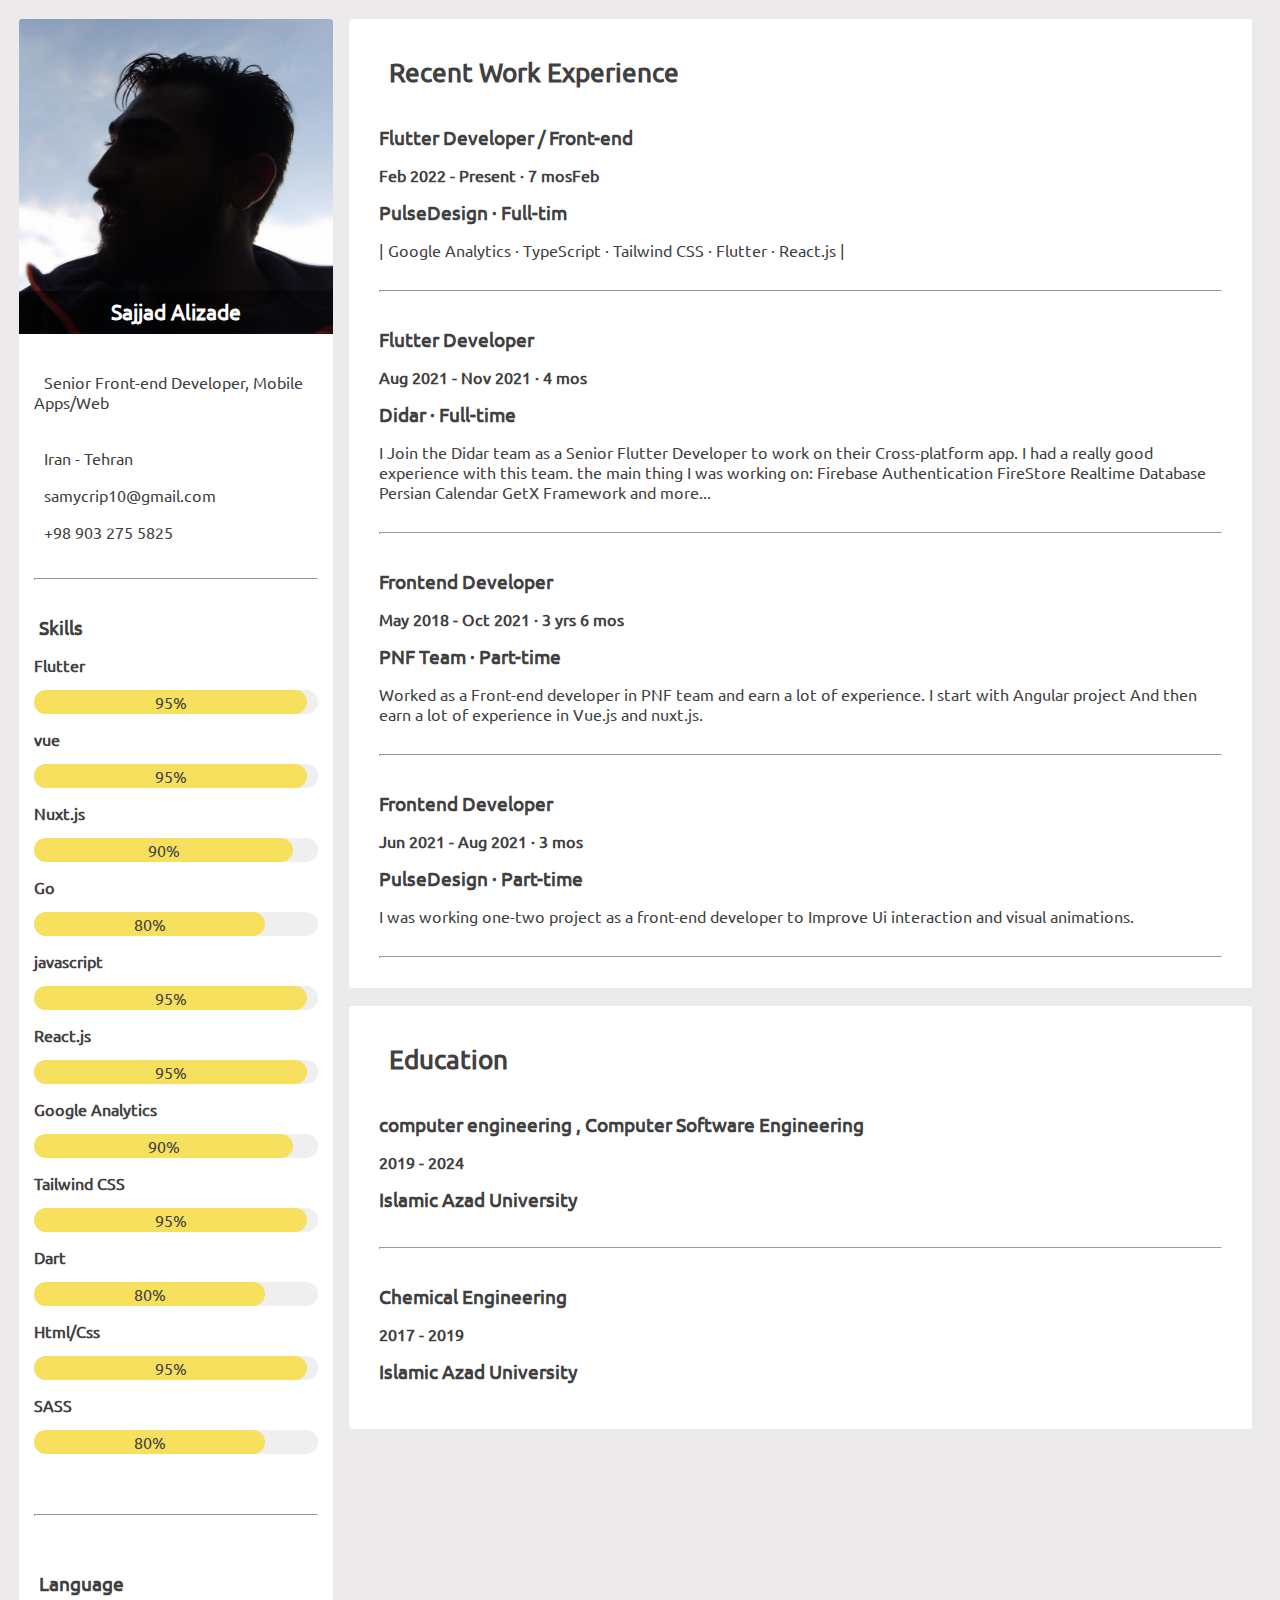
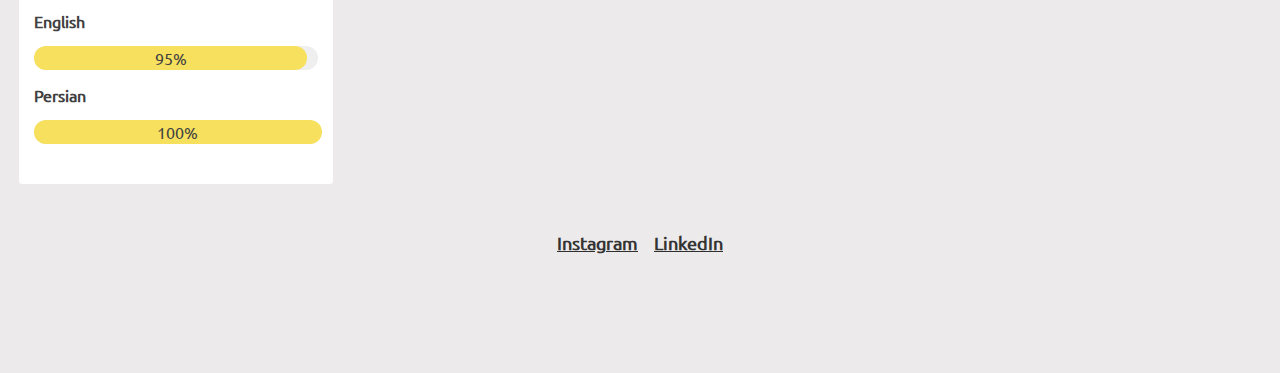
<file: resumes/resume-saj/index.html>
<!DOCTYPE html>
<html>

<head>
    <title>Resume - sajjad alizade</title>
    <link rel="stylesheet" href="main.css"/>
    <link rel="stylesheet" href="https://cdnjs.cloudflare.com/ajax/libs/font-awesome/6.1.1/css/all.min.css" integrity="sha512-KfkfwYDsLkIlwQp6LFnl8zNdLGxu9YAA1QvwINks4PhcElQSvqcyVLLD9aMhXd13uQjoXtEKNosOWaZqXgel0g==" crossorigin="anonymous" referrerpolicy="no-referrer" />
</head>

<body>

    <main class="container">
        <aside class="left-side">
            <section id="profile-box">
              <img id="profile-image" src="src/profile.png" alt="">
              <div id="profile-name">
                  <b><span>Sajjad Alizade</span></b>
              </div>
            </section>
            <section id="desciption-box">
               <ul>
                   <li>
                    <br> 
                       <span>Senior Front-end Developer, Mobile Apps/Web</span>
                   </li>
                   <br>
                   <li>
                       <i class="fa-solid fa-house-chimney"></i>
                       <span>Iran - Tehran</span>
                   </li>
                   <li>
                       <i class="fa-solid fa-envelope"></i>
                       <span>samycrip10@gmail.com</span>
                    </li>
                    <li>
                        <i class="fa-solid fa-mobile"></i>
                        <span>+98 903 275 5825</span>
                    </li>

                    
               </ul>
               <br/>
               <hr/>
            </section>
            
            <section class="aside-items">
                <h3>
                    <i class="fa fa-asterisk"></i>
                    <b class="item-title">Skills</b>
                </h3>
                
                <div class="skill-item">
                   <b>Flutter</b>
                   <div class="progress-box">
                      <div class="progress-bar pb95" id="sefid">95%</div>
                   </div>
                </div>

                <div class="skill-item">
                    <b>vue</b>
                    <div class="progress-box">
                       <div class="progress-bar pb95" id="sefid">95%</div>
                    </div>
                </div>

                <div class="skill-item">
                    <b>Nuxt.js</b>
                    <div class="progress-box">
                       <div class="progress-bar pb90" id="sefid">90%</div>
                    </div>
                </div>

                <div class="skill-item">
                    <b>Go</b>
                    <div class="progress-box">
                       <div class="progress-bar pb80" id="sefid">80%</div>
                    </div>
                </div>

                <div class="skill-item">
                    <b>javascript</b>
                    <div class="progress-box">
                       <div class="progress-bar pb95" id="sefid">95%</div>
                    </div>
                </div>

                <div class="skill-item">
                    <b>React.js</b>
                    <div class="progress-box">
                       <div class="progress-bar pb95" id="sefid">95%</div>
                    </div>
                </div>

                <div class="skill-item">
                    <b>Google Analytics</b>
                    <div class="progress-box">
                       <div class="progress-bar pb90" id="sefid">90%</div>
                    </div>
                </div>

                <div class="skill-item">
                    <b>Tailwind CSS</b>
                    <div class="progress-box">
                       <div class="progress-bar pb95" id="sefid">95%</div>
                    </div>
                </div>

                <div class="skill-item">
                    <b>Dart</b>
                    <div class="progress-box">
                       <div class="progress-bar pb80" id="sefid">80%</div>
                    </div>
                </div>

                <div class="skill-item">
                    <b>Html/Css</b>
                    <div class="progress-box">
                       <div class="progress-bar pb95" id="sefid">95%</div>
                    </div>
                </div>

                <div class="skill-item">
                    <b>SASS</b>
                    <div class="progress-box">
                       <div class="progress-bar pb80" id="sefid">80%</div>
                    </div>
                </div>

                <br/>
                <br/>
                <br/>
            <hr/>
            </section>


            
            <section class="aside-items">
                <h3>
                    <i class="fa fa-globe"></i>
                    <b class="item-title">Language</b>
                </h3>
                
                <div class="skill-item">
                   <b>English</b>
                   <div class="progress-box">
                      <div class="progress-bar pb95" id="sefid">95%</div>
                   </div>
                </div>

                <div class="skill-item">
                    <b>Persian</b>
                    <div class="progress-box">
                       <div class="progress-bar pb100" id="sefid">100%</div>
                    </div>
                </div>


            </section>


        </aside>
        
        <section class="right-side">
            <section>
                <h1 class="head-title">
                    <i class="fa fa-suitcase fa-2x"></i>
                    <b class="item-title">Recent Work Experience</b>
                </h1>
                <br/>

            <article class="right-side-item">
                <h3>Flutter Developer / Front-end</h2>
                <h4><i class="fa fa-solid fa-calendar-days"></i> Feb 2022 -<span> Present · 7 mosFeb</span></h4>
                <h3>PulseDesign · Full-tim</h3>
                <p>| Google Analytics · TypeScript · Tailwind CSS · Flutter · React.js |</p>
            </article>
            <hr/>


            
            <br/>
        <article class="right-side-item">
            <h3>Flutter Developer</h2>
            <h4><i class="fa fa-solid fa-calendar-days"></i> Aug 2021 -<span> Nov 2021 · 4 mos</span></h4>
            <h3>Didar · Full-time</h3>
            <p>I Join the Didar team as a Senior Flutter Developer to work on their Cross-platform app.
                I had a really good experience with this team. the main thing I was working on: 
                
                Firebase Authentication
                FireStore Realtime Database
                Persian Calendar
                GetX Framework
                and more...</p>
        </article>
        <hr/>


        <br/>
        <article class="right-side-item">
            <h3>Frontend Developer</h2>
            <h4><i class="fa fa-solid fa-calendar-days"></i> May 2018 - <span> Oct 2021 · 3 yrs 6 mos</span></h4>
            <h3>PNF Team · Part-time</h3>
            <p>Worked as a Front-end developer in PNF team and earn a lot of experience.
                I start with Angular project And then earn a lot of experience in Vue.js and nuxt.js. </p>
        </article>
        <hr/>


        <br/>
        <article class="right-side-item">
            <h3>Frontend Developer</h2>
            <h4><i class="fa fa-solid fa-calendar-days"></i> Jun 2021 - <span> Aug 2021 · 3 mos</span></h4>
            <h3>PulseDesign · Part-time</h3>
            <p>I was working one-two project as a front-end developer to Improve Ui interaction and visual animations.</p>
        </article>
        <hr/>

            </section>



            <section>

                <h1 class="head-title">
                    <i class="fa fa-solid fa-user-graduate fa-2x"></i>
                    <b class="item-title">Education</b>
                </h1>
                <br/>

            <article class="right-side-item">
                <h3>computer engineering , Computer Software Engineering</h2>
                <h4><i class="fa fa-solid fa-calendar-days"></i> 2019 - <span> 2024</span></h4>
                <h3>Islamic Azad University</h3>
            </article>
<br>
            <hr/>
            <br>
            <article class="right-side-item">
                <h3>Chemical Engineering</h2>
                <h4><i class="fa fa-solid fa-calendar-days"></i> 2017 - <span>2019</span></h4>
                <h3>Islamic Azad University</h3>
            </article>
            

            </section>
        </section>

    </main>
    

    <footer>


        <div class="social-nav" data-aos="fade-up" data-aos-delay="200">
            <nav role="navigation">
              <ul class="nav justify-content-left">
                <li class="nav-item"><a class="nav-link" href="https://www.instagram.com/sajjad.theory/" title="Instagram"><i class="fab fa-instagram"></i><span class="menu-title sr-only">Instagram</span></a></li>
                
                <li class="nav-item"><a class="nav-link" href="https://www.linkedin.com/in/sajjadalizadeh/" title="LinkedIn"><i class="fab fa-linkedin"></i><span class="menu-title sr-only">LinkedIn</span></a></li>
                
              </ul>
            </nav>
          </div>

          <br>
          <br>


    </footer>

</body>
    

</html>
</file>
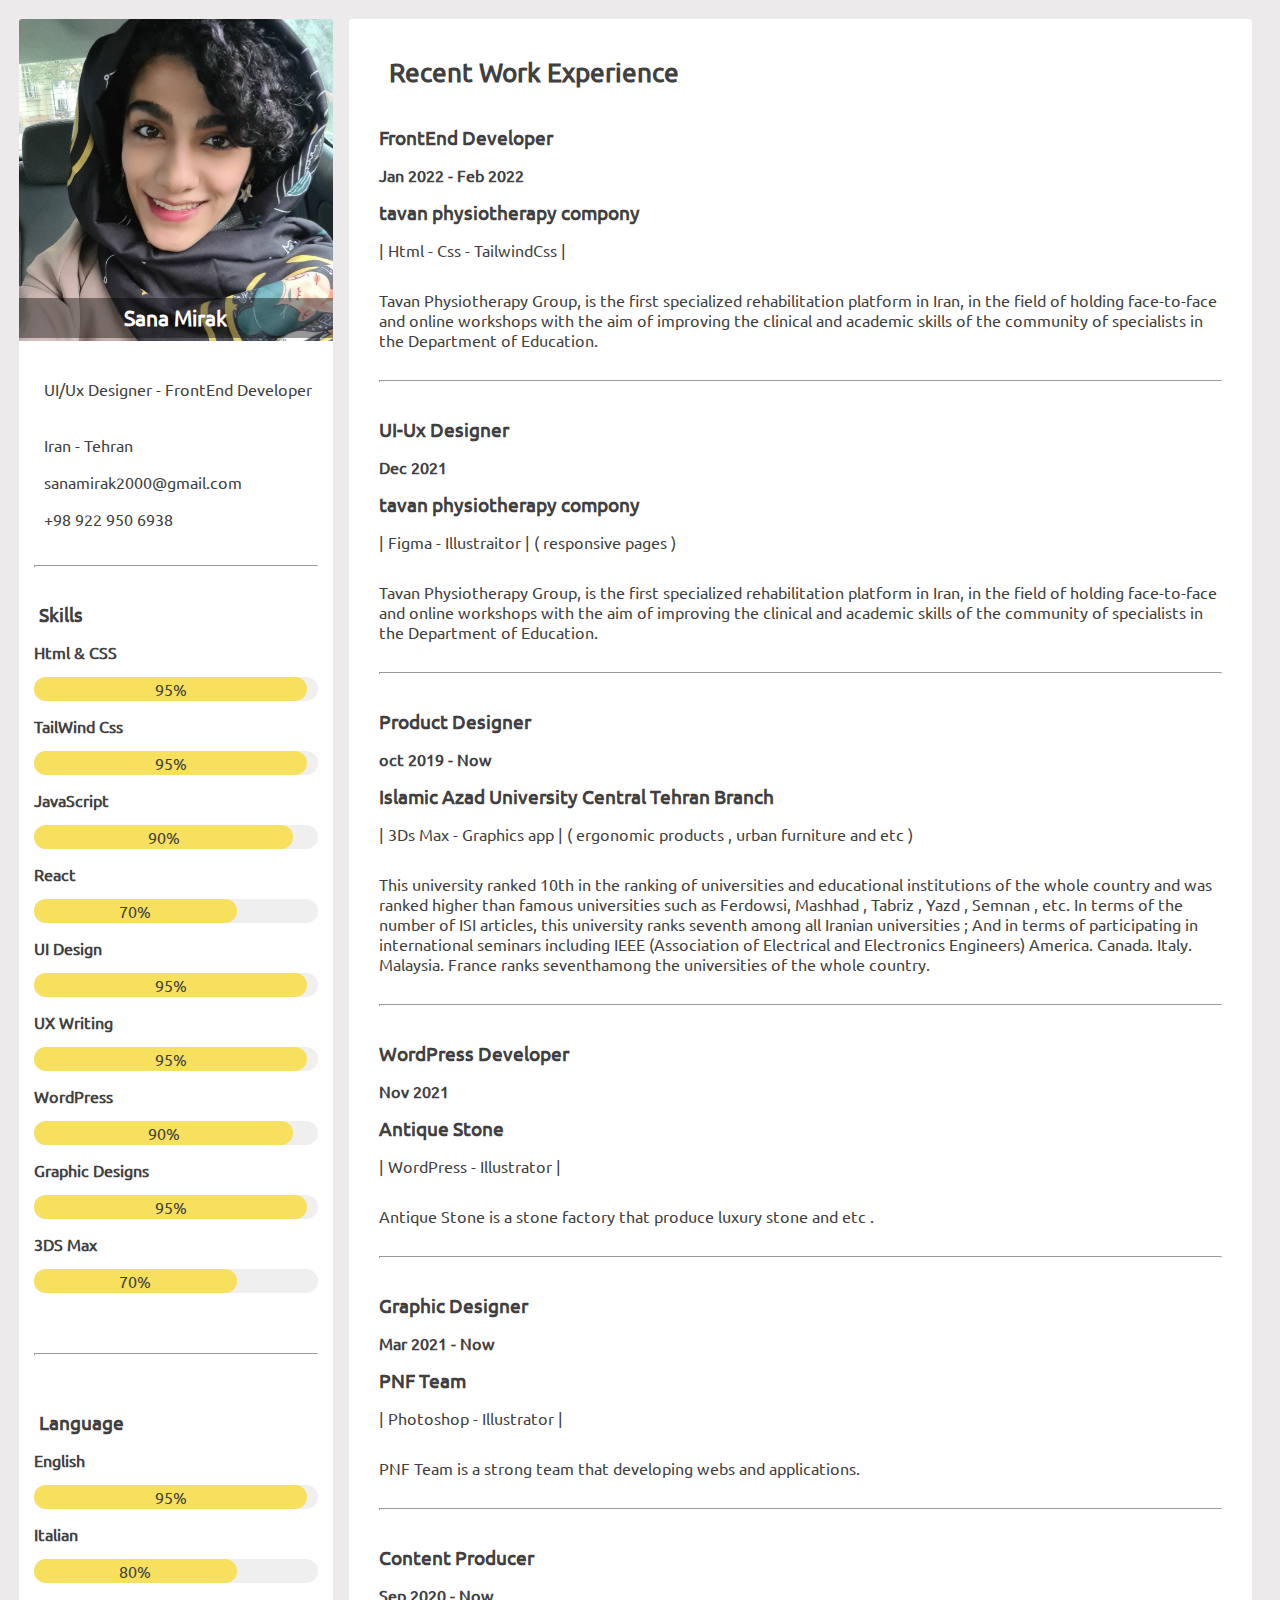
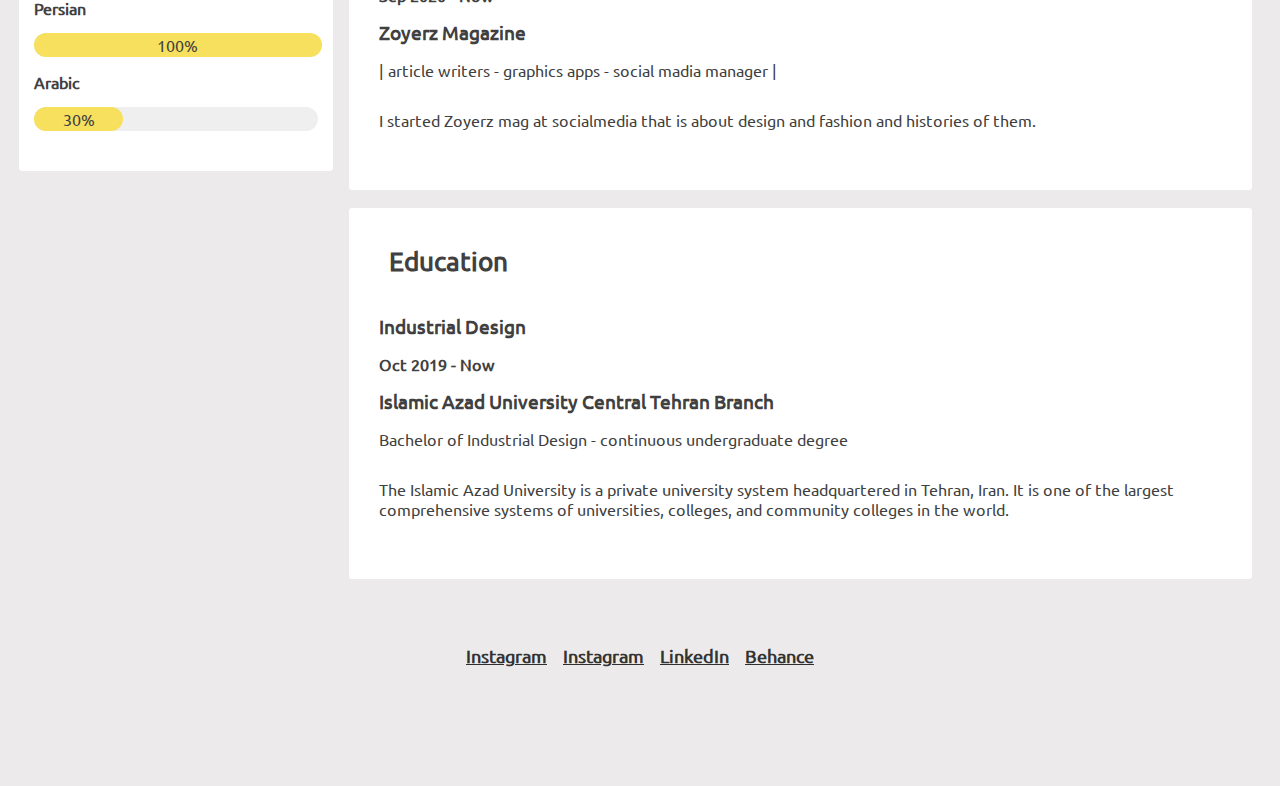
<file: resumes/resume-san/index.html>
<!DOCTYPE html>
<html>

<head>
    <title>Resume - Sana mirak</title>
    <link rel="stylesheet" href="main.css"/>
    <link rel="stylesheet" href="https://cdnjs.cloudflare.com/ajax/libs/font-awesome/6.1.1/css/all.min.css" integrity="sha512-KfkfwYDsLkIlwQp6LFnl8zNdLGxu9YAA1QvwINks4PhcElQSvqcyVLLD9aMhXd13uQjoXtEKNosOWaZqXgel0g==" crossorigin="anonymous" referrerpolicy="no-referrer" />
</head>

<body>

    <main class="container">
        <aside class="left-side">
            <section id="profile-box">
              <img id="profile-image" src="src/profile.jpg" alt="">
              <div id="profile-name">
                  <b><span>Sana Mirak</span></b>
              </div>
            </section>
            <section id="desciption-box">
               <ul>
                   <li>
                    <br> 
                       <span>UI/Ux Designer - FrontEnd Developer</span>
                   </li>
                   <br>
                   <li>
                       <i class="fa-solid fa-house-chimney"></i>
                       <span>Iran - Tehran</span>
                   </li>
                   <li>
                       <i class="fa-solid fa-envelope"></i>
                       <span>sanamirak2000@gmail.com</span>
                    </li>
                    <li>
                        <i class="fa-solid fa-mobile"></i>
                        <span>+98 922 950 6938</span>
                    </li>

                    
               </ul>
               <br/>
               <hr/>
            </section>
            
            <section class="aside-items">
                <h3>
                    <i class="fa fa-asterisk"></i>
                    <b class="item-title">Skills</b>
                </h3>
                
                <div class="skill-item">
                   <b>Html & CSS</b>
                   <div class="progress-box">
                      <div class="progress-bar pb95" id="sefid">95%</div>
                   </div>
                </div>

                <div class="skill-item">
                    <b>TailWind Css</b>
                    <div class="progress-box">
                       <div class="progress-bar pb95" id="sefid">95%</div>
                    </div>
                </div>

                <div class="skill-item">
                    <b>JavaScript</b>
                    <div class="progress-box">
                       <div class="progress-bar pb90" id="sefid">90%</div>
                    </div>
                </div>

                <div class="skill-item">
                    <b>React</b>
                    <div class="progress-box">
                       <div class="progress-bar pb70" id="sefid">70%</div>
                    </div>
                </div>

                <div class="skill-item">
                    <b>UI Design</b>
                    <div class="progress-box">
                       <div class="progress-bar pb95" id="sefid">95%</div>
                    </div>
                </div>

                <div class="skill-item">
                    <b>UX Writing</b>
                    <div class="progress-box">
                       <div class="progress-bar pb95" id="sefid">95%</div>
                    </div>
                </div>

                <div class="skill-item">
                    <b>WordPress</b>
                    <div class="progress-box">
                       <div class="progress-bar pb90" id="sefid">90%</div>
                    </div>
                </div>

                <div class="skill-item">
                    <b>Graphic Designs</b>
                    <div class="progress-box">
                       <div class="progress-bar pb95" id="sefid">95%</div>
                    </div>
                </div>

                <div class="skill-item">
                    <b>3DS Max</b>
                    <div class="progress-box">
                       <div class="progress-bar pb70" id="sefid">70%</div>
                    </div>
                </div>

                <br/>
                <br/>
                <br/>
            <hr/>
            </section>


            
            <section class="aside-items">
                <h3>
                    <i class="fa fa-globe"></i>
                    <b class="item-title">Language</b>
                </h3>
                
                <div class="skill-item">
                   <b>English</b>
                   <div class="progress-box">
                      <div class="progress-bar pb95" id="sefid">95%</div>
                   </div>
                </div>

                <div class="skill-item">
                    <b>Italian</b>
                    <div class="progress-box">
                       <div class="progress-bar pb70" id="sefid">80%</div>
                    </div>
                </div>

                <div class="skill-item">
                    <b>Persian</b>
                    <div class="progress-box">
                       <div class="progress-bar pb100" id="sefid">100%</div>
                    </div>
                </div>

                <div class="skill-item">
                    <b>Arabic</b>
                    <div class="progress-box">
                       <div class="progress-bar pb30" id="sefid">30%</div>
                    </div>
                </div>

            </section>


        </aside>
        
        <section class="right-side">
            <section>
                <h1 class="head-title">
                    <i class="fa fa-suitcase fa-2x"></i>
                    <b class="item-title">Recent Work Experience</b>
                </h1>
                <br/>

            <article class="right-side-item">
                <h3>FrontEnd Developer</h2>
                <h4><i class="fa fa-solid fa-calendar-days"></i> Jan 2022 - <span> Feb 2022</span></h4>
                <h3>tavan physiotherapy compony</h3>
                <p>| Html - Css - TailwindCss |</p>
                <p>Tavan Physiotherapy Group, is the first specialized rehabilitation platform in Iran, in the field of holding face-to-face and online workshops with the aim of improving the clinical and academic skills of the community of specialists in the Department of Education.</p>
            </article>
            <hr/>


            
            <br/>
        <article class="right-side-item">
            <h3>UI-Ux Designer</h2>
            <h4><i class="fa fa-solid fa-calendar-days"></i> Dec 2021 </h4>
            <h3>tavan physiotherapy compony</h3>
            <p>| Figma - Illustraitor | ( responsive pages )</p>
            <p>Tavan Physiotherapy Group, is the first specialized rehabilitation platform in Iran, in the field of holding face-to-face and online workshops with the aim of improving the clinical and academic skills of the community of specialists in the Department of Education.</p>
        </article>
        <hr/>


        <br/>
        <article class="right-side-item">
            <h3>Product Designer</h2>
            <h4><i class="fa fa-solid fa-calendar-days"></i> oct 2019 - <span> Now</span></h4>
            <h3>Islamic Azad University Central Tehran Branch</h3>
            <p> | 3Ds Max - Graphics app | ( ergonomic products , urban furniture and etc ) </p>
            <p>This university ranked 10th in the ranking of universities and educational institutions of the whole country and was ranked higher than famous universities such as Ferdowsi, Mashhad , Tabriz , Yazd , Semnan , etc. In terms of the number of ISI articles, this university ranks seventh among all Iranian universities ; And in terms of participating in international seminars including IEEE (Association of Electrical and Electronics Engineers) America. Canada. Italy. Malaysia. France ranks seventhamong the universities of the whole country.</p>
        </article>
        <hr/>


        <br/>
        <article class="right-side-item">
            <h3>WordPress Developer</h2>
            <h4><i class="fa fa-solid fa-calendar-days"></i> Nov 2021 </h4>
            <h3>Antique Stone</h3>
            <p>| WordPress - Illustrator |  </p>
            <p>Antique Stone is a stone factory that produce luxury stone and etc .</p>
        </article>
        <hr/>


        <br/>
        <article class="right-side-item">
            <h3>Graphic Designer</h2>
            <h4><i class="fa fa-solid fa-calendar-days"></i> Mar 2021 - <span> Now</span></h4>
            <h3>PNF Team</h3>
            <p> | Photoshop - Illustrator |</p>
            <p>PNF Team is a strong team that developing webs and applications.</p>
        </article>
        <hr/>


        <br/>
        <article class="right-side-item">
            <h3>Content Producer</h2>
            <h4><i class="fa fa-solid fa-calendar-days"></i> Sep 2020 - <span> Now</span></h4>
            <h3>Zoyerz Magazine</h3>
            <p> | article writers - graphics apps - social madia manager |</p>
            <p>I started Zoyerz mag at socialmedia that is about design and fashion and histories of them. </p>
        </article>
        

            </section>



            
            <section>

                <h1 class="head-title">
                    <i class="fa fa-solid fa-user-graduate fa-2x"></i>
                    <b class="item-title">Education</b>
                </h1>
                <br/>

            <article class="right-side-item">
                <h3>Industrial Design</h2>
                <h4><i class="fa fa-solid fa-calendar-days"></i> Oct 2019 - <span> Now</span></h4>
                <h3>Islamic Azad University Central Tehran Branch</h3>
                <p>Bachelor of Industrial Design - continuous undergraduate degree</p>
                <p>The Islamic Azad University is a private university system headquartered in Tehran, Iran. It is one of the largest comprehensive systems of universities, colleges, and community colleges in the world.</p>
            </article>
            

            </section>
        </section>

    </main>
    

    <footer>


        <div class="social-nav" data-aos="fade-up" data-aos-delay="200">
            <nav role="navigation">
              <ul class="nav justify-content-left">
                <li class="nav-item"><a class="nav-link" href="https://www.instagram.com/sana.mirak/" title="Instagram"><i class="fab fa-instagram"></i><span class="menu-title sr-only">Instagram</span></a></li>
                <li class="nav-item"><a class="nav-link" href="https://www.instagram.com/fashion__seek/" title="Instagram"><i class="fab fa-instagram"></i><span class="menu-title sr-only">Instagram</span></a></li>
                <li class="nav-item"><a class="nav-link" href="https://www.linkedin.com/in/sana-zare-mirak-b23944219" title="LinkedIn"><i class="fab fa-linkedin"></i><span class="menu-title sr-only">LinkedIn</span></a></li>
                <li class="nav-item"><a class="nav-link" href="https://dribbble.com/sanooo" title="Dribbble"><i class="fab fa-dribbble"></i><span class="menu-title sr-only">Behance</span></a></li>
              </ul>
            </nav>
          </div>

          <br>
          <br>


    </footer>

</body>
    

</html>
</file>
<file: css/main.css>
html, body {
  overflow-x: hidden;
}

/**
 * Enable smooth scrolling on the whole document
 */
html {
  scroll-behavior: smooth;
}

/**
 * Disable smooth scrolling when users have prefers-reduced-motion enabled
 */
@media screen and (prefers-reduced-motion: reduce) {
  html {
    scroll-behavior: auto;
  }
}

/**
 * Add .section to every anchored element for scroll margin
 */
.section {
  scroll-margin-top: 2rem;
}

/* Header */
.site-title {
  font-size: 1.5rem;
  font-weight: 700;
  line-height: 3rem;
  text-decoration: none;
}

@media (min-width: 48em) {
  .site-title {
    float: left;
  }
}

.nav-link {
  font-weight: 700;
  color: rgba(0, 0, 0, 0.8) !important;
}

.social-nav .nav-link {
  padding: 0 0.5rem;
  font-size: 1.1rem;
  line-height: 2.5rem;
}

.nav-link:hover,
.nav-link:focus,
.active .nav-link {
  color: rgba(0, 0, 0, 0.6) !important;
}

/* Hero (intro) section */
.intro-title {
  font-weight: 800;
}

@-webkit-keyframes animateWave {
  0% {
    transform: scale(1, 0);
  }
  100% {
    transform: scale(1, 1);
  }
}

@keyframes animateWave {
  0% {
    transform: scale(1, 0);
  }
  100% {
    transform: scale(1, 1);
  }
}

.wave-bg {
  display: block;
  height: 220px;
  width: 100%;
  min-width: 600px;
  transform-origin: top;
  -webkit-animation: animateWave 2000ms cubic-bezier(0.23, 1, 0.32, 1) forwards;
          animation: animateWave 2000ms cubic-bezier(0.23, 1, 0.32, 1) forwards;
  background-image: url("../images/wave-bg.svg");
  background-position: center;
  background-repeat: no-repeat;
}

img.avatar {
  border-radius: 30px;
}

/* Masonary grid for portfolio */
.grid:after {
  content: '';
  display: block;
  clear: both;
}

/* Grid Item */
.grid-sizer,
.grid-item {
  width: 100%;
}

.grid-item {
  padding-bottom: 12px;
}

@media (min-width: 48em) {
  .grid-sizer,
  .grid-item {
    width: 25%;
  }
  .grid-item {
    float: left;
    padding: 6px;
  }
}

.grid-item img {
  display: block;
  width: 100%;
  max-width: 100%;
}

/* Portfolio */
.portolio-section .container {
  padding: 0;
}

.portfolio-item {
  position: relative;
  overflow: hidden;
  text-align: center;
  margin: 0;
}

.portfolio-item figcaption {
  position: absolute;
  top: auto;
  bottom: 0;
  left: 0;
  width: 100%;
  padding: 12px;
  background: rgba(255, 255, 255, 0.75);
  transition: transform 0.35s;
  transform: translate3d(0, 100%, 0);
}

.portfolio-item figcaption h4 {
  color: #222;
  font-size: 16px;
  text-transform: uppercase;
  font-weight: 700;
  margin-bottom: 3px;
}

.portfolio-item figcaption p {
  color: #444;
  font-size: 14px;
  font-weight: 600;
  margin-bottom: 0;
}

.portfolio-item:hover figcaption {
  transform: translate3d(0, 0, 0);
}

/* Portolio Caption */
#bp_container .bp-xc {
  background: #F6E05E !important;
}

#bp_caption a {
  text-decoration: none;
}

/* Footer section */
footer a:not(.nav-link) {
  color: inherit;
  font-weight: 600;
  text-decoration: none;
  cursor: pointer;
}

/* Scroll Top */
#scrolltop {
  display: block;
  visibility: hidden;
  opacity: 0;
  transition: visibility 0s, opacity 0.5s ease-in;
  position: fixed;
  bottom: 20px;
  right: 20px;
}

#scrolltop .btn {
  padding: 3px 11px;
  border-radius: 50%;
}

/* Additional utility styles */
.container-narrow {
  max-width: 1024px;
  margin: 0 auto;
}

.text-small {
  font-size: 0.875rem;
}

.text-uppercase {
  letter-spacing: 0.05em;
}

.hover-effect {
  transition: transform .18s ease-in-out;
}

.hover-effect:hover {
  transform: translateY(-2px);
}

.marker {
  position: relative;
  display: inline;
  width: auto;
}

.marker-center {
  padding-right: 0;
}

.marker:after {
  content: "";
  width: 125px;
  height: 30px;
  position: absolute;
  bottom: -25px;
  right: -30px;
  background-image: url("../images/marker.svg");
  background-repeat: no-repeat;
}

.marker-center:after {
  bottom: -30px;
  left: 50%;
  margin-left: -60px;
}

@media (max-width: 575.98px) {
  .marker {
    padding-right: 0;
  }
  .marker:after {
    bottom: -30px;
    left: 50%;
    margin-left: -60px;
  }
}

.entry-title a {
  text-decoration: none;
}
</file>
<file: resumes/resume-hos/main.css>
@font-face {
    font-family: ubunto;
    src: url('src/UbuntRegular.ttf');
}

* {
margin : 0;
padding: 0;
}


body {
    background-color: #eceaea;
    font-family: ubunto
}

hr{
    margin: 0 auto;
    border-bottom: #808080;
    height: 1px;
}

.head-title b {
    font-size: 26px;
    margin-left: 10px;
    color: rgb(65, 63, 63);
}

i.fa{
    color: #F6E05E; 
}

.pb100{
    width: 100%;
}

.pb95{
    width: 95%;
}

.pb90{
    width: 90%;
}

.pb70{
    width: 70%;
}

.pb30{
    width: 30%;
}

.container{
    width: 98%;
    padding: 1%
}

.left-side{
    background-color: #ffffff;
    display: inline-block;
    width: 25%;
    margin: 0.5%;
    vertical-align: top;
    border-radius: 3px;
}

.right-side {
    display: inline-block;
    width: 72%;
    margin: 0.5%;
    vertical-align : top;
}

.right-side section {
    background-color: #ffffff;
    margin-bottom: 2%;
    border-radius: 3px;
    padding: 30px;
}

.right-side-item{
    color:  rgb(65, 63, 63);
}

.right-side-item h3,
.right-side-item h4{
    margin: 15px 0;
}

.right-side-item p{
    margin: 15px 0 30px;
}

#profile-box{
    position: relative;
}

#profile-box #profile-image{
    width: 100%;
    border-radius: 3px 3px 0 0;
}

#profile-box #profile-name{
    width: 96%;
    background-color: rgba(0,0,0,0.4);
    color: white;
    text-align: center;
    padding: 2%;
    position: absolute;
    bottom: 2%;
    left: 0%;
    font-size: 21px;

}

#desciption-box{
    padding: 15px;
}

#desciption-box ul li{
    margin-bottom: 15px;
}


#desciption-box ul{
    list-style: none;
}

#desciption-box ul li i{
    color: #F6E05E;
    font-size: 18px;
}

#desciption-box ul li span{
    font-size: 16px;
    color:  rgb(65, 63, 63);
    margin-left: 10px ;
}

.aside-items{
    padding: 15px;
    color:  rgb(65, 63, 63);
    margin: 5px 0 25px;
}

.item-title{
    margin-left: 5px ;
}

.skill-item{
    margin-top: 15px;
}

#sefid{
    color: rgb(65, 63, 63);
}

.progress-box{
    background-color: rgb(239, 239, 239);
    border-radius: 15px;
    width: 100%;
    text-align: center;
    margin-top: 15px;
}

.progress-box .progress-bar{
    background-color: #F6E05E ;
    padding: 2px;
    border-radius: 15px;
}

footer {
    background-color: #eceaea;
    width: 100%;
    height: 130px;
    text-align: center;
    padding: 20px 0;
    color: rgb(65, 63, 63);
}

footer a {
    color: rgb(65, 63, 63);
}



.nav-link {
    font-weight: 700;
    color: rgba(0, 0, 0, 0.8) !important;
  }
  
  .social-nav .nav-link {
    padding: 0 0.5rem;
    font-size: 1.1rem;
    line-height: 2.5rem;
  }
  
  .nav-link:hover,
  .nav-link:focus,
  .active .nav-link {
    color: rgba(0, 0, 0, 0.6) !important;
  }

  .justify-content-left {
    display: flex;
    justify-content: center;
    list-style: none;
  }



@media only screen and (max-width:768px) {
    .left-side{
        display: block;
        width: 99%;
    }

    .right-side{
        display: block;
        width: 99%;
    }

}
</file>
<file: resumes/resume-moh/main.css>
@font-face {
    font-family: ubunto;
    src: url('src/UbuntRegular.ttf');
}

* {
margin : 0;
padding: 0;
}


body {
    background-color: #eceaea;
    font-family: ubunto
}

hr{
    margin: 0 auto;
    border-bottom: #808080;
    height: 1px;
}

.head-title b {
    font-size: 26px;
    margin-left: 10px;
    color: rgb(65, 63, 63);
}

i.fa{
    color: #F6E05E; 
}

.pb100{
    width: 100%;
}

.pb95{
    width: 95%;
}

.pb90{
    width: 90%;
}

.pb70{
    width: 70%;
}

.pb30{
    width: 30%;
}

.container{
    width: 98%;
    padding: 1%
}

.left-side{
    background-color: #ffffff;
    display: inline-block;
    width: 25%;
    margin: 0.5%;
    vertical-align: top;
    border-radius: 3px;
}

.right-side {
    display: inline-block;
    width: 72%;
    margin: 0.5%;
    vertical-align : top;
}

.right-side section {
    background-color: #ffffff;
    margin-bottom: 2%;
    border-radius: 3px;
    padding: 30px;
}

.right-side-item{
    color:  rgb(65, 63, 63);
}

.right-side-item h3,
.right-side-item h4{
    margin: 15px 0;
}

.right-side-item p{
    margin: 15px 0 30px;
}

#profile-box{
    position: relative;
}

#profile-box #profile-image{
    width: 100%;
    border-radius: 3px 3px 0 0;
}

#profile-box #profile-name{
    width: 96%;
    background-color: rgba(0,0,0,0.4);
    color: white;
    text-align: center;
    padding: 2%;
    position: absolute;
    bottom: 2%;
    left: 0%;
    font-size: 21px;

}

#desciption-box{
    padding: 15px;
}

#desciption-box ul li{
    margin-bottom: 15px;
}


#desciption-box ul{
    list-style: none;
}

#desciption-box ul li i{
    color: #F6E05E;
    font-size: 18px;
}

#desciption-box ul li span{
    font-size: 16px;
    color:  rgb(65, 63, 63);
    margin-left: 10px ;
}

.aside-items{
    padding: 15px;
    color:  rgb(65, 63, 63);
    margin: 5px 0 25px;
}

.item-title{
    margin-left: 5px ;
}

.skill-item{
    margin-top: 15px;
}

#sefid{
    color: rgb(65, 63, 63);
}

.progress-box{
    background-color: rgb(239, 239, 239);
    border-radius: 15px;
    width: 100%;
    text-align: center;
    margin-top: 15px;
}

.progress-box .progress-bar{
    background-color: #F6E05E ;
    padding: 2px;
    border-radius: 15px;
}

footer {
    background-color: #eceaea;
    width: 100%;
    height: 130px;
    text-align: center;
    padding: 20px 0;
    color: rgb(65, 63, 63);
}

footer a {
    color: rgb(65, 63, 63);
}



.nav-link {
    font-weight: 700;
    color: rgba(0, 0, 0, 0.8) !important;
  }
  
  .social-nav .nav-link {
    padding: 0 0.5rem;
    font-size: 1.1rem;
    line-height: 2.5rem;
  }
  
  .nav-link:hover,
  .nav-link:focus,
  .active .nav-link {
    color: rgba(0, 0, 0, 0.6) !important;
  }

  .justify-content-left {
    display: flex;
    justify-content: center;
    list-style: none;
  }



@media only screen and (max-width:768px) {
    .left-side{
        display: block;
        width: 99%;
    }

    .right-side{
        display: block;
        width: 99%;
    }

}
</file>
<file: resumes/resume-saj/main.css>
@font-face {
    font-family: ubunto;
    src: url('src/UbuntRegular.ttf');
}

* {
margin : 0;
padding: 0;
}


body {
    background-color: #eceaea;
    font-family: ubunto
}

hr{
    margin: 0 auto;
    border-bottom: #808080;
    height: 1px;
}

.head-title b {
    font-size: 26px;
    margin-left: 10px;
    color: rgb(65, 63, 63);
}

i.fa{
    color: #F6E05E; 
}

.pb100{
    width: 100%;
}

.pb95{
    width: 95%;
}

.pb90{
    width: 90%;
}

.pb80{
    width: 80%;
}

.pb70{
    width: 70%;
}

.pb30{
    width: 30%;
}

.container{
    width: 98%;
    padding: 1%
}

.left-side{
    background-color: #ffffff;
    display: inline-block;
    width: 25%;
    margin: 0.5%;
    vertical-align: top;
    border-radius: 3px;
}

.right-side {
    display: inline-block;
    width: 72%;
    margin: 0.5%;
    vertical-align : top;
}

.right-side section {
    background-color: #ffffff;
    margin-bottom: 2%;
    border-radius: 3px;
    padding: 30px;
}

.right-side-item{
    color:  rgb(65, 63, 63);
}

.right-side-item h3,
.right-side-item h4{
    margin: 15px 0;
}

.right-side-item p{
    margin: 15px 0 30px;
}

#profile-box{
    position: relative;
}

#profile-box #profile-image{
    width: 100%;
    border-radius: 3px 3px 0 0;
}

#profile-box #profile-name{
    width: 96%;
    background-color: rgba(0,0,0,0.4);
    color: white;
    text-align: center;
    padding: 2%;
    position: absolute;
    bottom: 2%;
    left: 0%;
    font-size: 21px;

}

#desciption-box{
    padding: 15px;
}

#desciption-box ul li{
    margin-bottom: 15px;
}


#desciption-box ul{
    list-style: none;
}

#desciption-box ul li i{
    color: #F6E05E;
    font-size: 18px;
}

#desciption-box ul li span{
    font-size: 16px;
    color:  rgb(65, 63, 63);
    margin-left: 10px ;
}

.aside-items{
    padding: 15px;
    color:  rgb(65, 63, 63);
    margin: 5px 0 25px;
}

.item-title{
    margin-left: 5px ;
}

.skill-item{
    margin-top: 15px;
}

#sefid{
    color: rgb(65, 63, 63);
}

.progress-box{
    background-color: rgb(239, 239, 239);
    border-radius: 15px;
    width: 100%;
    text-align: center;
    margin-top: 15px;
}

.progress-box .progress-bar{
    background-color: #F6E05E ;
    padding: 2px;
    border-radius: 15px;
}

footer {
    background-color: #eceaea;
    width: 100%;
    height: 130px;
    text-align: center;
    padding: 20px 0;
    color: rgb(65, 63, 63);
}

footer a {
    color: rgb(65, 63, 63);
}



.nav-link {
    font-weight: 700;
    color: rgba(0, 0, 0, 0.8) !important;
  }
  
  .social-nav .nav-link {
    padding: 0 0.5rem;
    font-size: 1.1rem;
    line-height: 2.5rem;
  }
  
  .nav-link:hover,
  .nav-link:focus,
  .active .nav-link {
    color: rgba(0, 0, 0, 0.6) !important;
  }

  .justify-content-left {
    display: flex;
    justify-content: center;
    list-style: none;
  }



@media only screen and (max-width:768px) {
    .left-side{
        display: block;
        width: 99%;
    }

    .right-side{
        display: block;
        width: 99%;
    }

}
</file>
<file: resumes/resume-san/main.css>
@font-face {
    font-family: ubunto;
    src: url('src/UbuntRegular.ttf');
}

* {
margin : 0;
padding: 0;
}


body {
    background-color: #eceaea;
    font-family: ubunto
}

hr{
    margin: 0 auto;
    border-bottom: #808080;
    height: 1px;
}

.head-title b {
    font-size: 26px;
    margin-left: 10px;
    color: rgb(65, 63, 63);
}

i.fa{
    color: #F6E05E; 
}

.pb100{
    width: 100%;
}

.pb95{
    width: 95%;
}

.pb90{
    width: 90%;
}

.pb70{
    width: 70%;
}

.pb30{
    width: 30%;
}

.container{
    width: 98%;
    padding: 1%
}

.left-side{
    background-color: #ffffff;
    display: inline-block;
    width: 25%;
    margin: 0.5%;
    vertical-align: top;
    border-radius: 3px;
}

.right-side {
    display: inline-block;
    width: 72%;
    margin: 0.5%;
    vertical-align : top;
}

.right-side section {
    background-color: #ffffff;
    margin-bottom: 2%;
    border-radius: 3px;
    padding: 30px;
}

.right-side-item{
    color:  rgb(65, 63, 63);
}

.right-side-item h3,
.right-side-item h4{
    margin: 15px 0;
}

.right-side-item p{
    margin: 15px 0 30px;
}

#profile-box{
    position: relative;
}

#profile-box #profile-image{
    width: 100%;
    border-radius: 3px 3px 0 0;
}

#profile-box #profile-name{
    width: 96%;
    background-color: rgba(0,0,0,0.4);
    color: white;
    text-align: center;
    padding: 2%;
    position: absolute;
    bottom: 2%;
    left: 0%;
    font-size: 21px;

}

#desciption-box{
    padding: 15px;
}

#desciption-box ul li{
    margin-bottom: 15px;
}


#desciption-box ul{
    list-style: none;
}

#desciption-box ul li i{
    color: #F6E05E;
    font-size: 18px;
}

#desciption-box ul li span{
    font-size: 16px;
    color:  rgb(65, 63, 63);
    margin-left: 10px ;
}

.aside-items{
    padding: 15px;
    color:  rgb(65, 63, 63);
    margin: 5px 0 25px;
}

.item-title{
    margin-left: 5px ;
}

.skill-item{
    margin-top: 15px;
}

#sefid{
    color: rgb(65, 63, 63);
}

.progress-box{
    background-color: rgb(239, 239, 239);
    border-radius: 15px;
    width: 100%;
    text-align: center;
    margin-top: 15px;
}

.progress-box .progress-bar{
    background-color: #F6E05E ;
    padding: 2px;
    border-radius: 15px;
}

footer {
    background-color: #eceaea;
    width: 100%;
    height: 130px;
    text-align: center;
    padding: 20px 0;
    color: rgb(65, 63, 63);
}

footer a {
    color: rgb(65, 63, 63);
}



.nav-link {
    font-weight: 700;
    color: rgba(0, 0, 0, 0.8) !important;
  }
  
  .social-nav .nav-link {
    padding: 0 0.5rem;
    font-size: 1.1rem;
    line-height: 2.5rem;
  }
  
  .nav-link:hover,
  .nav-link:focus,
  .active .nav-link {
    color: rgba(0, 0, 0, 0.6) !important;
  }

  .justify-content-left {
    display: flex;
    justify-content: center;
    list-style: none;
  }



@media only screen and (max-width:768px) {
    .left-side{
        display: block;
        width: 99%;
    }

    .right-side{
        display: block;
        width: 99%;
    }

}
</file>
